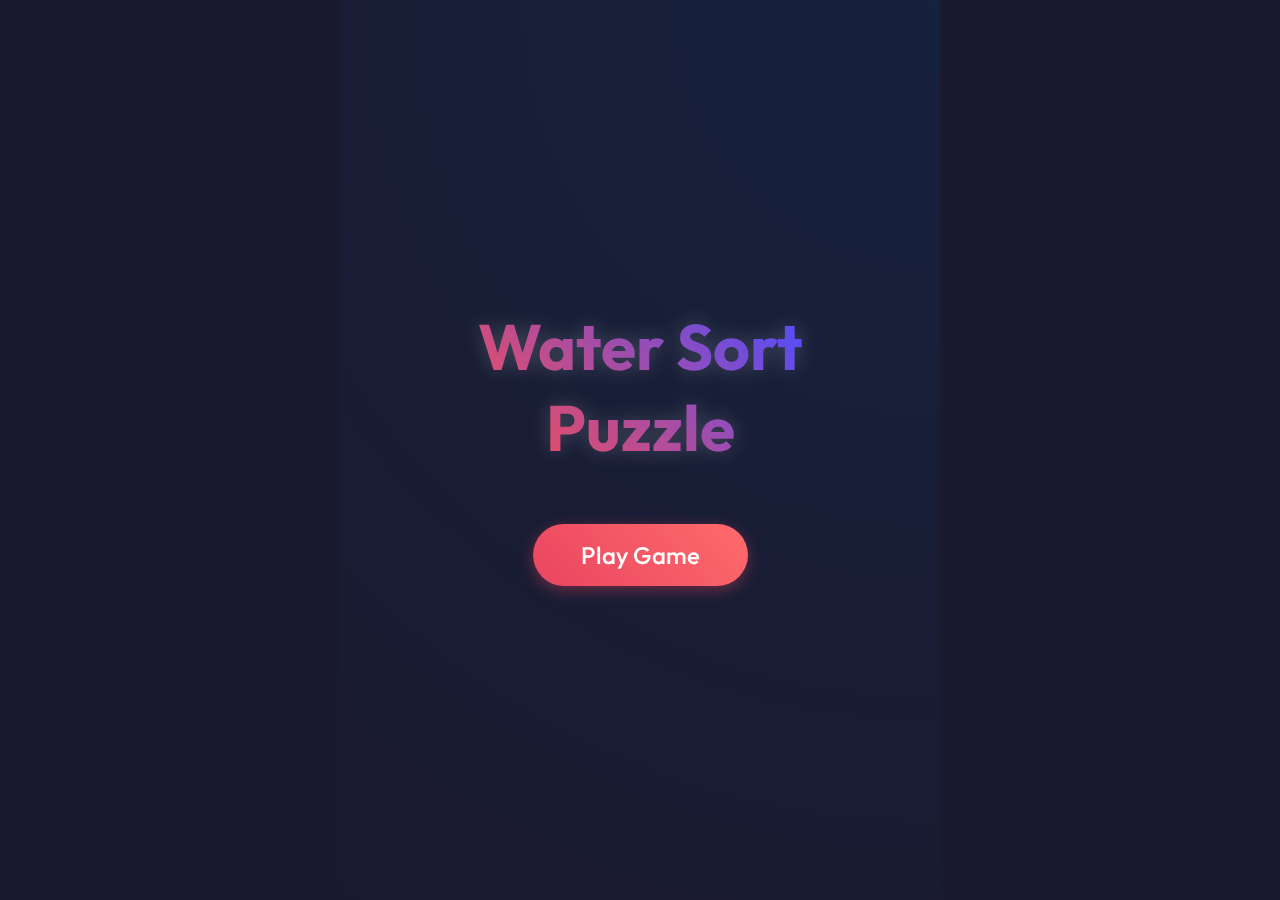
<file: index.html>
<!DOCTYPE html>
<html lang="en">
<head>
    <meta charset="UTF-8">
    <meta name="viewport" content="width=device-width, initial-scale=1.0, maximum-scale=1.0, user-scalable=no">
    <title>Color Water Sort</title>
    <link rel="manifest" href="manifest.json">
    <link rel="stylesheet" href="style.css">
    <link href="https://fonts.googleapis.com/css2?family=Outfit:wght@300;500;700&display=swap" rel="stylesheet">
</head>
<body>
    <div id="app">
        <!-- Main Menu -->
        <section id="main-menu" class="screen active">
            <h1 class="title">Water Sort<br>Puzzle</h1>
            <button id="btn-play" class="btn-primary">Play Game</button>
        </section>

        <!-- Level Selection -->
        <section id="level-select" class="screen hidden">
            <div class="header">
                <button id="btn-back-menu" class="btn-icon">←</button>
                <h2>Select Level</h2>
            </div>
            <div id="levels-grid" class="grid-container">
                <!-- Levels generated by JS -->
            </div>
        </section>

        <!-- Game Board -->
        <section id="game-board" class="screen hidden">
            <div class="header">
                <button id="btn-back-levels" class="btn-icon">←</button>
                <h2 id="level-indicator">Level 1</h2>
                <button id="btn-reset" class="btn-icon">↻</button>
            </div>
            <div id="tubes-container" class="tubes-container">
                <!-- Tubes generated by JS -->
            </div>
        </section>

        <!-- Win Modal -->
        <div id="win-modal" class="modal hidden">
            <div class="modal-content glass">
                <h2>Level Complete!</h2>
                <p>Great job!</p>
                <div class="modal-actions">
                    <button id="btn-next-level" class="btn-primary">Next Level</button>
                    <button id="btn-menu-win" class="btn-secondary">Menu</button>
                </div>
            </div>
        </div>
    </div>
    <script src="script.js"></script>
</body>
</html>
</file>
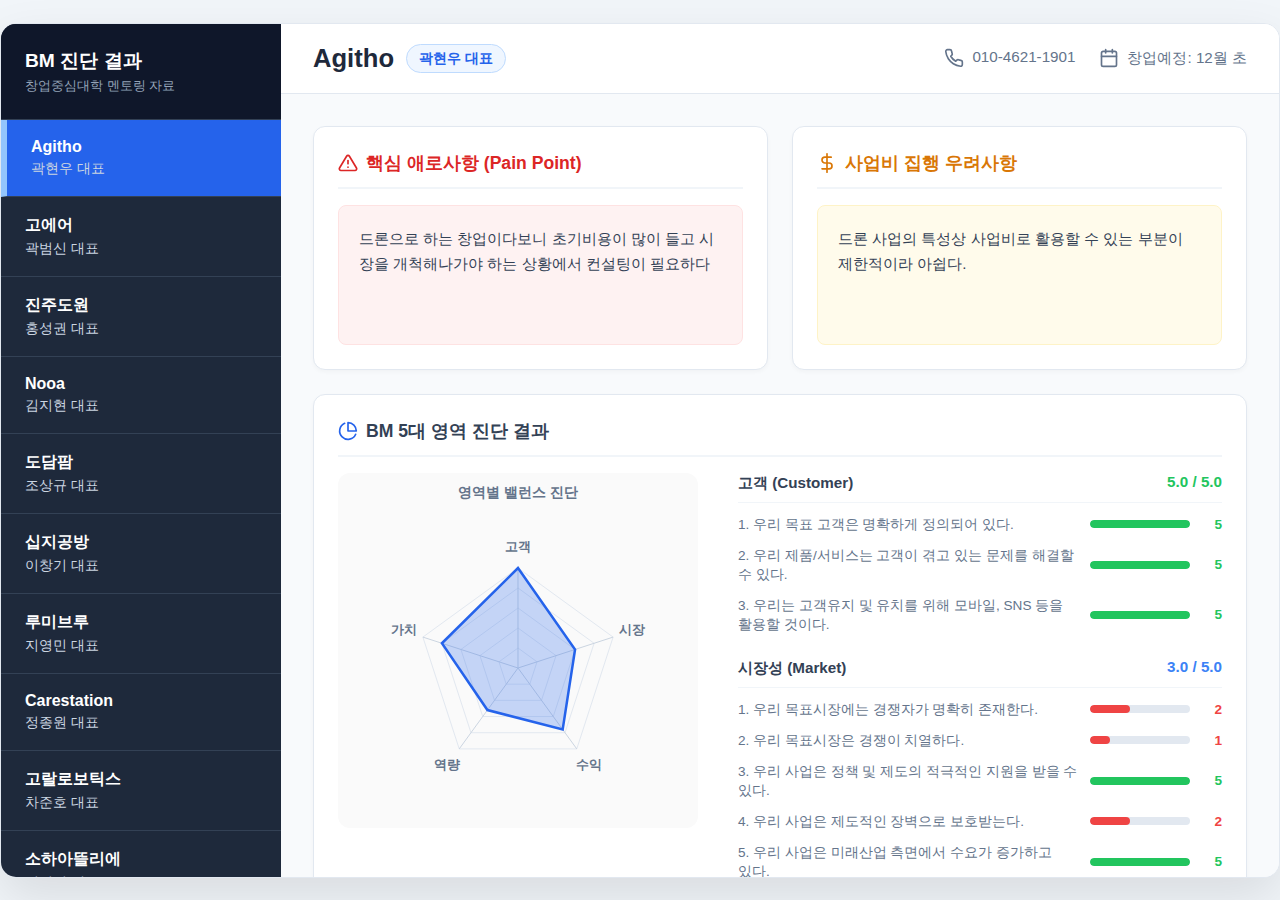
<file: bmtest/index.html>
<!DOCTYPE html>
<html lang="ko">
<head>
    <meta charset="UTF-8">
    <meta name="viewport" content="width=device-width, initial-scale=1.0">
    <title>BM 진단 대시보드 (질문상세)</title>
    <style>
        /* --- 스타일 (기존 유지 + 텍스트 줄바꿈 수정) --- */
        :root { --primary: #2563eb; --bg: #f1f5f9; --text: #334155; }
        * { box-sizing: border-box; margin: 0; padding: 0; }
        body { 
            font-family: "Pretendard", -apple-system, BlinkMacSystemFont, "Malgun Gothic", sans-serif;
            background-color: var(--bg); color: var(--text); 
            height: 100vh; display: flex; justify-content: center; align-items: center; overflow: hidden;
        }
        .dashboard {
            width: 100%; max-width: 1400px; height: 95vh; background: #fff;
            border-radius: 16px; box-shadow: 0 20px 50px rgba(0,0,0,0.1);
            display: flex; overflow: hidden; border: 1px solid #e2e8f0;
        }
        /* 사이드바 */
        .sidebar { width: 280px; background: #1e293b; color: #fff; display: flex; flex-direction: column; }
        .sidebar-header { padding: 24px; background: #0f172a; border-bottom: 1px solid #334155; }
        .sidebar-header h1 { font-size: 1.2rem; font-weight: 700; margin-bottom: 4px; }
        .sidebar-header p { font-size: 0.8rem; color: #94a3b8; }
        .company-list { flex: 1; overflow-y: auto; list-style: none; }
        .company-item { padding: 18px 24px; cursor: pointer; border-bottom: 1px solid #334155; transition: 0.2s; }
        .company-item:hover { background: #334155; }
        .company-item.active { background: var(--primary); border-left: 6px solid #93c5fd; }
        .c-name { display: block; font-weight: 600; font-size: 1rem; margin-bottom: 4px; }
        .c-ceo { display: block; font-size: 0.85rem; color: #cbd5e1; }
        
        /* 메인 */
        .main { flex: 1; display: flex; flex-direction: column; background: #f8fafc; overflow: hidden; }
        .header { background: #fff; padding: 20px 32px; border-bottom: 1px solid #e2e8f0; display: flex; justify-content: space-between; align-items: center; }
        .header h2 { font-size: 1.6rem; font-weight: 800; color: #1e293b; display: flex; align-items: center; gap: 12px; }
        .badge { font-size: 0.9rem; padding: 4px 12px; border-radius: 20px; background: #eff6ff; color: var(--primary); border: 1px solid #bfdbfe; }
        .header-info { display: flex; gap: 24px; font-size: 0.95rem; color: #64748b; font-weight: 500; }
        
        .content-body { flex: 1; overflow-y: auto; padding: 32px; }
        .card { background: #fff; border-radius: 12px; padding: 24px; box-shadow: 0 2px 4px rgba(0,0,0,0.03); border: 1px solid #e2e8f0; margin-bottom: 24px; }
        .card-header { font-size: 1.1rem; font-weight: 700; margin-bottom: 16px; display: flex; align-items: center; gap: 8px; padding-bottom: 12px; border-bottom: 2px solid #f1f5f9; }
        
        .qualitative-grid { display: grid; grid-template-columns: 1fr 1fr; gap: 24px; margin-bottom: 24px; }
        .text-content { background: #f8fafc; padding: 20px; border-radius: 8px; font-size: 0.95rem; line-height: 1.65; color: #475569; white-space: pre-line; min-height: 140px; }
        .border-red { border: 1px solid #fee2e2; background: #fef2f2; color: #334155; }
        .border-amber { border: 1px solid #fef3c7; background: #fffbeb; color: #334155; }
        .text-red { color: #dc2626; } .text-amber { color: #d97706; }
        
        .chart-container { display: flex; gap: 40px; align-items: flex-start; }
        .radar-wrapper { width: 360px; flex-shrink: 0; display: flex; flex-direction: column; align-items: center; padding: 10px; background: #fafafa; border-radius: 12px; }
        .bar-list-wrapper { flex: 1; }
        
        /* 차트 스타일 */
        .radar-web { stroke: #e2e8f0; stroke-width: 1; fill: none; }
        .radar-axis { stroke: #cbd5e1; stroke-width: 1; }
        .radar-area { fill: rgba(37, 99, 235, 0.25); stroke: #2563eb; stroke-width: 2.5; }
        .radar-label { font-size: 13px; fill: #64748b; font-weight: 600; text-anchor: middle; dominant-baseline: middle; }
        
        .bar-category { margin-bottom: 24px; }
        .bar-cat-header { display: flex; justify-content: space-between; margin-bottom: 12px; font-size: 0.95rem; font-weight: 700; color: #334155; border-bottom: 1px solid #f1f5f9; padding-bottom: 8px;}
        
        /* 질문 텍스트 스타일 수정 (줄바꿈 허용) */
        .bar-row { display: flex; align-items: center; margin-bottom: 12px; font-size: 0.85rem; }
        .q-text { 
            flex: 1; 
            color: #64748b; 
            padding-right: 12px; 
            white-space: normal; /* 줄바꿈 허용 */
            word-break: keep-all; /* 단어 단위 줄바꿈 */
            line-height: 1.4;
        }
        .bar-bg { width: 100px; height: 8px; background: #e2e8f0; border-radius: 4px; overflow: hidden; flex-shrink: 0; }
        .bar-fill { height: 100%; border-radius: 4px; transition: width 0.3s; }
        .q-score { width: 24px; text-align: right; font-weight: 700; margin-left: 8px; flex-shrink: 0; }
        
        /* 아이콘 */
        .icon { width: 20px; height: 20px; fill: none; stroke: currentColor; stroke-width: 2; stroke-linecap: round; stroke-linejoin: round; }
    </style>
</head>
<body>

<div class="dashboard">
    <aside class="sidebar">
        <div class="sidebar-header">
            <h1>BM 진단 결과</h1>
            <p>창업중심대학 멘토링 자료</p>
        </div>
        <!-- 목록이 자바스크립트로 채워집니다 -->
        <ul class="company-list" id="companyList">
        </ul>
    </aside>

    <main class="main">
        <header class="header">
            <div class="header-left">
                <h2 id="uiName">데이터 로딩중...</h2>
            </div>
            <div class="header-info">
                <div style="display:flex; gap:8px;">
                    <svg class="icon" viewBox="0 0 24 24"><path d="M22 16.92v3a2 2 0 0 1-2.18 2 19.79 19.79 0 0 1-8.63-3.07 19.5 19.5 0 0 1-6-6 19.79 19.79 0 0 1-3.07-8.67A2 2 0 0 1 4.11 2h3a2 2 0 0 1 2 1.72 12.84 12.84 0 0 0 .7 2.81 2 2 0 0 1-.45 2.11L8.09 9.91a16 16 0 0 0 6 6l1.27-1.27a2 2 0 0 1 2.11-.45 12.84 12.84 0 0 0 2.81.7A2 2 0 0 1 22 16.92z"></path></svg>
                    <span id="uiPhone"></span>
                </div>
                <div style="display:flex; gap:8px;">
                    <svg class="icon" viewBox="0 0 24 24"><rect x="3" y="4" width="18" height="18" rx="2" ry="2"></rect><line x1="16" y1="2" x2="16" y2="6"></line><line x1="8" y1="2" x2="8" y2="6"></line><line x1="3" y1="10" x2="21" y2="10"></line></svg>
                    <span id="uiDate"></span>
                </div>
            </div>
        </header>

        <div class="content-body">
            <div class="qualitative-grid">
                <div class="card" style="margin-bottom: 0;">
                    <div class="card-header text-red">
                        <svg class="icon" viewBox="0 0 24 24" style="color:#dc2626"><path d="M10.29 3.86L1.82 18a2 2 0 0 0 1.71 3h16.94a2 2 0 0 0 1.71-3L13.71 3.86a2 2 0 0 0-3.42 0z"></path><line x1="12" y1="9" x2="12" y2="13"></line><line x1="12" y1="17" x2="12.01" y2="17"></line></svg>
                        핵심 애로사항 (Pain Point)
                    </div>
                    <div class="text-content border-red" id="uiIssues"></div>
                </div>
                <div class="card" style="margin-bottom: 0;">
                    <div class="card-header text-amber">
                        <svg class="icon" viewBox="0 0 24 24" style="color:#d97706"><line x1="12" y1="1" x2="12" y2="23"></line><path d="M17 5H9.5a3.5 3.5 0 0 0 0 7h5a3.5 3.5 0 0 1 0 7H6"></path></svg>
                        사업비 집행 우려사항
                    </div>
                    <div class="text-content border-amber" id="uiSpending"></div>
                </div>
            </div>

            <div class="card">
                <div class="card-header" style="color: #334155;">
                    <svg class="icon" viewBox="0 0 24 24" style="color: var(--primary);"><path d="M21.21 15.89A10 10 0 1 1 8 2.83"></path><path d="M22 12A10 10 0 0 0 12 2v10z"></path></svg>
                    BM 5대 영역 진단 결과
                </div>
                
                <div class="chart-container">
                    <div class="radar-wrapper">
                        <h4 style="margin-bottom: 16px; font-size: 0.9rem; color: #64748b;">영역별 밸런스 진단</h4>
                        <svg width="300" height="300" viewBox="0 0 300 300" id="radarSvg">
                        </svg>
                    </div>
                    <div class="bar-list-wrapper" id="barContainer">
                    </div>
                </div>
            </div>
        </div>
    </main>
</div>

<script>
(function() {
    // --- 실데이터 베이스 (관리자님 제공) ---
    const DB = [
        {
            id: 1, name: "Agitho", ceo: "곽현우", phone: "010-4621-1901", date: "12월 초",
            issues: "드론으로 하는 창업이다보니 초기비용이 많이 들고 시장을 개척해나가야 하는 상황에서 컨설팅이 필요하다",
            spending: "드론 사업의 특성상 사업비로 활용할 수 있는 부분이 제한적이라 아쉽다.",
            scores: { c: [5,5,5], m: [2,1,5,2,5], p: [3,1,5,5,5], k: [3,2,2,2,4], v: [5,5,3,3] }
        },
        {
            id: 2, name: "고에어", ceo: "곽범신", phone: "010-9902-0315", date: "12월 초",
            issues: "MVP 테스트를 위한 정부, 공공기관 등 협업이 필요합니다.",
            spending: "특이사항 없습니다.",
            scores: { c: [4,4,4], m: [4,3,4,2,5], p: [3,4,3,4,3], k: [4,3,4,3,4], v: [4,3,4,3] }
        },
        {
            id: 3, name: "진주도원", ceo: "홍성권", phone: "010-9491-0746", date: "출원 완료",
            issues: "판로 개척",
            spending: "일정이 너무 빠듯할 것 같다. 생산이 그때까지 완료될지 모르곘다",
            scores: { c: [4,4,4], m: [4,3,4,4,4], p: [4,4,4,4,4], k: [4,4,4,4,4], v: [4,4,4,4] }
        },
        {
            id: 4, name: "Nooa", ceo: "김지현", phone: "010-9674-4999", date: "12월 말",
            issues: "창업 아이템 기술의 고도화 과정이 필요한데 기술 개발을 어디서 누구에게 맡기면 좋을지 정보가 필요합니다",
            spending: "아직은 없습니다",
            scores: { c: [3,4,5], m: [5,5,4,4,4], p: [3,5,4,4,4], k: [1,1,2,4,3], v: [3,4,4,4] }
        },
        {
            id: 5, name: "도담팜", ceo: "조상규", phone: "010-8758-6224", date: "12월 초",
            issues: "사업자를 낼 때 세부업종, 업태 분류가 많아 쉽게 접근하기 힘들다. 숫자 하나 차이로 간이사업자가 될수도, 일반 사업자가 되기도 한다.",
            spending: "돈을 사용하려면 구매처가 사업자를 가지고 있어야 한다는 것. 돈의 출처를 명확히 하기 위함은 이해하지만 창업 아이템 특성 상 농민에게 농산물을 구매해서 지역경제활성화를 도모한다는 계획이 포함되어 있는 입장으로서 농민이 사업자를 가진 곳이 흔치않아 불편함이 있습니다.",
            scores: { c: [4,3,3], m: [4,4,3,3,3], p: [3,4,4,3,3], k: [4,4,4,4,4], v: [4,4,4,4] }
        },
        {
            id: 6, name: "십지공방", ceo: "이창기", phone: "010-8665-8342", date: "12월 초",
            issues: "옥원석 을 구하는게 쉽지않습니다 ㅠ 그리고 kc 인증 관련 법적 자문도 구하고싶습니다",
            spending: "옥 구입처가 해외라 걱정입니다",
            scores: { c: [5,5,5], m: [1,1,4,3,3], p: [3,3,3,3,5], k: [3,1,1,3,3], v: [5,5,3,3] }
        },
        {
            id: 7, name: "루미브루", ceo: "지영민", phone: "010-5607-1915", date: "11월 말",
            issues: "1. 현재 겪고 있는 창업 단계에서의 핵심 문제 혹은 애로 사항\n\n현재 저는 초기 자본이 부족해 제품의 초기 생산분(초기 물량)을 확보하기 어려운 상황입니다. 이로 인해 정부지원사업을 통해 초기 비용을 지원받고 싶지만, 어디서부터 어떻게 준비해야 할지 막막함을 느끼고 있습니다.\n\n또한 제 아이템이 분명 매력적이고 가능성이 있다고 생각하지만, 실제 시장에서 소비자들에게 통할지, 그리고 다른 브랜드들과의 차별점을 고객들이 명확히 느낄 수 있을지에 대한 고민이 큽니다.\n시장 검증과 브랜드 포지셔닝 측면에서 확신이 부족한 것이 현재 가장 큰 애로 사항입니다.",
            spending: "2. OT를 듣고 난 후, 사업비 집행 시 예상되는 문제점\n\n사업비 집행 시 홍보·마케팅 전략에서의 어려움이 예상됩니다. 당초 인플루언서 협업이나 SNS 기반 홍보를 고려했지만, 해당 방식은 외주 용역으로 분류되지 않아 사업비로 집행하기 어렵다는 설명을 들으며 홍보 방향 설정이 다시 어려워졌습니다.\n\n또한 촬영용 휴대폰과 카메라를 사업비로 구매해 SNS 콘텐츠 중심의 마케팅을 적극적으로 진행하려는 계획이 있었으나, 이것 역시 집행이 쉽지 않다는 안내를 받아 현실적인 마케팅 실행 전략을 다시 세워야 하는 상황입니다.",
            scores: { c: [5,3,5], m: [2,3,3,3,3], p: [4,2,1,2,4], k: [2,2,1,4,3], v: [3,3,4,4] }
        },
        {
            id: 8, name: "Carestation", ceo: "정종원", phone: "010-3399-0842", date: "12월 말",
            issues: "직장을 다니면서 창업하기가 어렵다.\n지원사업이 교육이 대부분 평일에 잡혀있다.",
            spending: "시간이 많이 촉박하다.",
            scores: { c: [5,4,3], m: [3,2,5,4,3], p: [2,4,2,3,5], k: [4,4,4,4,4], v: [3,4,4,3] }
        },
        {
            id: 9, name: "고랄로보틱스", ceo: "차준호", phone: "010-5450-9828", date: "12월 말",
            issues: "지금 우리가 팀이 보유하고 있는 역량을 잘 활용해서 캐시 카우가 될 비즈니스 모델을 만들어줄 CEO가 필요 합니다.",
            spending: "매주 월요일에 물품 구매가 가능하다는 것이 힘듭니다..",
            scores: { c: [1,3,3], m: [3,5,3,3,5], p: [5,3,3,3,1], k: [3,1,1,1,3], v: [5,5,5,5] }
        },
        {
            id: 10, name: "소하아뜰리에", ceo: "임서진", phone: "010-9807-5090", date: "11월 5일",
            issues: "타겟시장 제안 방법 및 경쟁사 분석 방안",
            spending: "없음",
            scores: { c: [3,2,5], m: [3,3,2,2,3], p: [2,5,4,2,2], k: [3,2,2,4,3], v: [3,3,3,3] }
        }
    ];

    // --- 메타 데이터 (질문 전체 삽입) ---
    const META = {
        c: { 
            title: "고객 (Customer)", 
            q: [
                "1. 우리 목표 고객은 명확하게 정의되어 있다.",
                "2. 우리 제품/서비스는 고객이 겪고 있는 문제를 해결할 수 있다.",
                "3. 우리는 고객유지 및 유치를 위해 모바일, SNS 등을 활용할 것이다."
            ] 
        },
        m: { 
            title: "시장성 (Market)", 
            q: [
                "1. 우리 목표시장에는 경쟁자가 명확히 존재한다.",
                "2. 우리 목표시장은 경쟁이 치열하다.",
                "3. 우리 사업은 정책 및 제도의 적극적인 지원을 받을 수 있다.",
                "4. 우리 사업은 제도적인 장벽으로 보호받는다.",
                "5. 우리 사업은 미래산업 측면에서 수요가 증가하고 있다."
            ] 
        },
        p: { 
            title: "수익모델 (Profit)", 
            q: [
                "1. 우리 사업의 기술개발 비용은 우리가 감당할만한 수준으로 보인다.",
                "2. 우리 사업은 고객 유지 및 유치를 위해 많은 비용이 발생할 것으로 보인다.",
                "3. 우리 사업 방식은 시장상황에 따라 변동성이 높은 편이다.",
                "4. 우리 사업은 경쟁사에 비해 가격경쟁에서 우위에 있다.",
                "5. 우리 사업의 수익원은 향후 3년 이상 지속가능하다."
            ] 
        },
        k: { 
            title: "핵심역량 (Core)", 
            q: [
                "1. 우리 기술(제품)은 경쟁사가 모방하기 어렵다.",
                "2. 우리는 제품개발을 위해 충분한 연구시설이나 최신 장비를 보유하고 있다.",
                "3. (재무) 우리는 사업에 필요한 자금조달이 용이한 편이다.",
                "4. (마케팅) 우리는 시장 개척을 위한 경험과 능력을 보유하고 있다.",
                "5. 우리 대표는 내부와 외부의 인적 네트워킹이 탁월하다."
            ] 
        },
        v: { 
            title: "가치제안 (Value)", 
            q: [
                "1. 우리는 자사의 ‘가치 제안’을 명확히 이해하고 있다.",
                "2. 우리의 ‘가치 제안’은 경쟁사와 비교하여 차별화 요소가 있다.",
                "3. 우리 제품/서비스는 고객이 원하는 품질의 기능을 제공하고 있다.",
                "4. 우리는 다양한 디자인과 품목의 제품/서비스를 제공하고 있다."
            ] 
        }
    };

    // --- 함수 정의 (window에 부착하여 전역 접근 보장) ---
    window.initDashboard = function() {
        const list = document.getElementById('companyList');
        list.innerHTML = "";
        DB.forEach((comp, idx) => {
            const li = document.createElement('li');
            li.className = 'company-item' + (idx === 0 ? ' active' : '');
            li.setAttribute('data-id', comp.id);
            li.innerHTML = `
                <span class="c-name">${comp.name}</span>
                <span class="c-ceo">${comp.ceo} 대표</span>
            `;
            // 안전한 이벤트 리스너 방식 사용
            li.addEventListener('click', function() {
                window.loadCompany(comp.id, this);
            });
            list.appendChild(li);
        });

        // 초기 실행: 첫 번째 기업 데이터 로드
        window.loadCompany(DB[0].id, list.firstChild);
    };

    window.loadCompany = function(id, element) {
        // 사이드바 활성화 업데이트
        const listItems = document.querySelectorAll('.company-item');
        listItems.forEach(li => li.classList.remove('active'));
        if(element) element.classList.add('active');

        const data = DB.find(d => d.id === id);
        if (!data) return;

        // 텍스트 업데이트
        document.getElementById('uiName').innerHTML = `${data.name} <span class="badge" style="font-size:0.9rem; padding:4px 12px; border-radius:20px; background:#eff6ff; color:#2563eb; border:1px solid #bfdbfe;">${data.ceo} 대표</span>`;
        document.getElementById('uiPhone').innerText = data.phone;
        document.getElementById('uiDate').innerText = "창업예정: " + data.date;
        document.getElementById('uiIssues').innerText = data.issues;
        document.getElementById('uiSpending').innerText = data.spending;

        // 차트 그리기
        drawSvgRadar(data.scores);
        drawBars(data.scores);
    };

    function drawSvgRadar(scores) {
        const svg = document.getElementById('radarSvg');
        if(!svg) return;
        svg.innerHTML = ""; 

        const centerX = 150, centerY = 150, radius = 100;
        const keys = ['c', 'm', 'p', 'k', 'v'];
        const labels = ["고객", "시장", "수익", "역량", "가치"];
        
        // 배경망
        for (let r = 1; r <= 5; r++) {
            const points = [];
            for (let i = 0; i < 5; i++) {
                const angle = (Math.PI * 2 * i) / 5 - Math.PI / 2;
                const dist = (radius / 5) * r;
                points.push(`${centerX + Math.cos(angle) * dist},${centerY + Math.sin(angle) * dist}`);
            }
            const poly = document.createElementNS("http://www.w3.org/2000/svg", "polygon");
            poly.setAttribute("points", points.join(" "));
            poly.setAttribute("class", "radar-web");
            svg.appendChild(poly);
        }

        // 축과 라벨
        for (let i = 0; i < 5; i++) {
            const angle = (Math.PI * 2 * i) / 5 - Math.PI / 2;
            const x = centerX + Math.cos(angle) * radius;
            const y = centerY + Math.sin(angle) * radius;
            const line = document.createElementNS("http://www.w3.org/2000/svg", "line");
            line.setAttribute("x1", centerX); line.setAttribute("y1", centerY); line.setAttribute("x2", x); line.setAttribute("y2", y);
            line.setAttribute("class", "radar-axis");
            svg.appendChild(line);
            
            const lx = centerX + Math.cos(angle) * (radius + 20);
            const ly = centerY + Math.sin(angle) * (radius + 20);
            const text = document.createElementNS("http://www.w3.org/2000/svg", "text");
            text.setAttribute("x", lx); text.setAttribute("y", ly);
            text.setAttribute("class", "radar-label");
            text.textContent = labels[i];
            svg.appendChild(text);
        }

        // 데이터 그리기
        const dataPoints = [];
        keys.forEach((k, i) => {
            const arr = scores[k];
            const avg = arr.reduce((a,b)=>a+b,0) / arr.length;
            const angle = (Math.PI * 2 * i) / 5 - Math.PI / 2;
            const dist = (radius / 5) * avg;
            dataPoints.push(`${centerX + Math.cos(angle) * dist},${centerY + Math.sin(angle) * dist}`);
        });
        const polyData = document.createElementNS("http://www.w3.org/2000/svg", "polygon");
        polyData.setAttribute("points", dataPoints.join(" "));
        polyData.setAttribute("class", "radar-area");
        svg.appendChild(polyData);
    }

    function drawBars(scores) {
        const container = document.getElementById('barContainer');
        if(!container) return;
        container.innerHTML = "";
        
        const keys = ['c', 'm', 'p', 'k', 'v'];
        keys.forEach(k => {
            const meta = META[k];
            const arr = scores[k];
            const avg = (arr.reduce((a,b)=>a+b,0) / arr.length).toFixed(1);
            let color = avg >= 4 ? "#22c55e" : (avg <= 2.5 ? "#ef4444" : "#3b82f6");

            let html = `<div class="bar-category">
                <div class="bar-cat-header"><span>${meta.title}</span><span style="color:${color}">${avg} / 5.0</span></div>`;
            
            arr.forEach((score, idx) => {
                const pct = (score / 5) * 100;
                let barColor = score >= 4 ? "#22c55e" : (score <= 2 ? "#ef4444" : "#3b82f6");
                html += `<div class="bar-row"><span class="q-text">${meta.q[idx]}</span>
                    <div class="bar-bg"><div class="bar-fill" style="width:${pct}%; background-color:${barColor}"></div></div>
                    <span class="q-score" style="color:${barColor}">${score}</span></div>`;
            });
            html += `</div>`;
            container.innerHTML += html;
        });
    }

    // 실행
    window.initDashboard();

})();
</script>
</body>
</html>
</file>
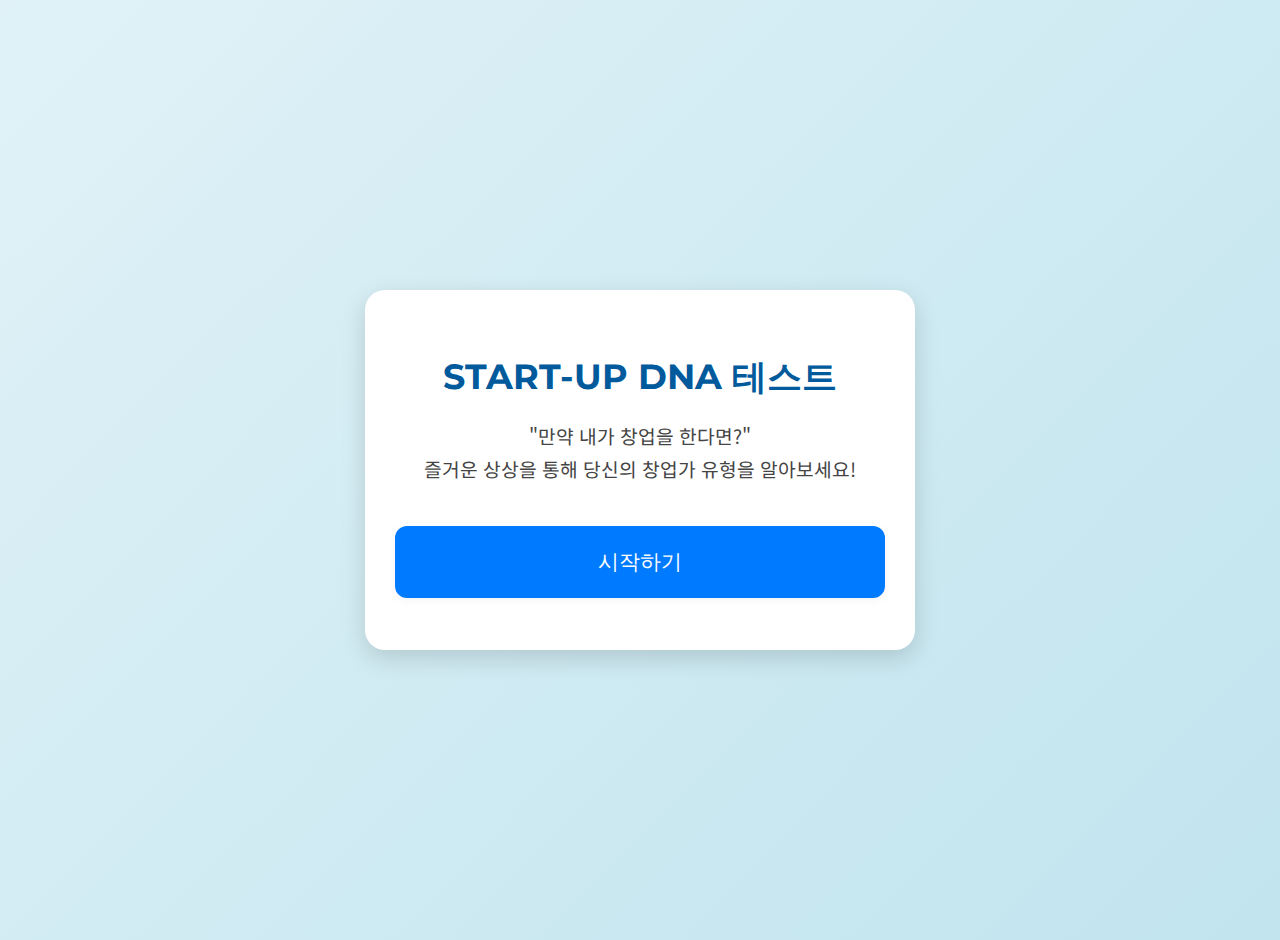
<file: dnatest/index.html>
<!DOCTYPE html>
<html lang="ko">
<head>
    <meta charset="UTF-8">
    <meta name="viewport" content="width=device-width, initial-scale=1.0">
    <title>START-UP DNA 테스트</title>
    <link rel="preconnect" href="https://fonts.googleapis.com">
    <link rel="preconnect" href="https://fonts.gstatic.com" crossorigin>
    <link href="https://fonts.googleapis.com/css2?family=Montserrat:wght@400;700&family=Noto+Sans+KR:wght@300;400;500;700&display=swap" rel="stylesheet">
    <style>
        /* 기본 스타일 */
        body {
            font-family: 'Noto Sans KR', 'Montserrat', sans-serif;
            background: linear-gradient(135deg, #e0f2f7 0%, #c1e4ee 100%);
            color: #333;
            margin: 0;
            padding: 20px;
            display: flex;
            justify-content: center;
            align-items: center;
            min-height: 100vh;
            text-align: center;
        }

        .container {
            background-color: white;
            padding: 40px 30px;
            border-radius: 20px;
            box-shadow: 0 8px 25px rgba(0,0,0,0.15);
            max-width: 550px;
            width: 100%;
            box-sizing: border-box;
            animation: fadeIn 0.8s ease-out;
        }

        /* 애니메이션 정의 */
        @keyframes fadeIn {
            from { opacity: 0; transform: translateY(20px); }
            to { opacity: 1; transform: translateY(0); }
        }
        @keyframes slideInUp {
            from { opacity: 0; transform: translateY(30px); }
            to { opacity: 1; transform: translateY(0); }
        }

        /* 헤더 스타일 */
        h1 {
            font-family: 'Montserrat', sans-serif;
            color: #005A9C;
            font-size: 2.2em;
            margin-bottom: 15px;
            font-weight: 700;
        }

        h2 {
            font-size: 1.6em;
            margin-bottom: 25px;
            font-weight: 500;
            color: #444;
            line-height: 1.4;
        }

        p {
            font-size: 1.1em;
            line-height: 1.7;
            margin-bottom: 40px;
            color: #555;
            font-weight: 300;
        }

        /* 버튼 스타일 */
        .button {
            display: block;
            width: 100%;
            padding: 18px 20px;
            margin: 12px 0;
            border: 2px solid #007BFF;
            border-radius: 12px;
            background-color: #ffffff;
            color: #007BFF;
            font-size: 1.15em;
            font-weight: 500;
            cursor: pointer;
            transition: all 0.3s ease;
            text-align: left;
            box-shadow: 0 2px 8px rgba(0,0,0,0.05);
        }
        
        .button:hover {
            background-color: #e0f2f7;
            color: #0056b3;
            border-color: #0056b3;
            transform: translateY(-2px);
        }

        .button.selected {
             background-color: #007BFF;
             color: white;
             border-color: #007BFF;
             box-shadow: 0 4px 10px rgba(0,123,255,0.4);
             transform: translateY(-1px);
        }
        
        .nav-button {
            display: block;
            width: 100%;
            padding: 18px 30px;
            background-color: #28a745;
            color: white;
            border: none;
            border-radius: 12px;
            font-size: 1.25em;
            font-weight: 700;
            margin-top: 30px;
            cursor: pointer;
            transition: background-color 0.3s ease, transform 0.3s ease;
            box-shadow: 0 4px 10px rgba(40,167,69,0.4);
        }

        .nav-button:hover {
            background-color: #218838;
            transform: translateY(-2px);
        }

        /* 숨김 처리 클래스 */
        .hidden {
            display: none;
        }

        /* 질문 컨테이너 */
        #question-container {
            text-align: left;
        }
        #question-title {
            animation: slideInUp 0.6s ease-out;
        }
        #answer-buttons .button {
            animation: slideInUp 0.4s ease-out forwards;
            opacity: 0;
        }
        #answer-buttons .button:nth-child(1) { animation-delay: 0.1s; }
        #answer-buttons .button:nth-child(2) { animation-delay: 0.2s; }
        #answer-buttons .button:nth-child(3) { animation-delay: 0.3s; }
        #answer-buttons .button:nth-child(4) { animation-delay: 0.4s; }

        /* 결과 화면 스타일 */
        .result-block {
            margin-bottom: 40px;
        }
        .result-block:last-child {
            margin-bottom: 0;
        }
        #result-header {
            font-size: 1.3em;
            margin-bottom: 30px;
            font-weight: 500;
            color: #444;
        }
        .result-image {
            width: 180px;
            height: 180px;
            border-radius: 50%;
            object-fit: cover;
            margin-bottom: 25px;
            border: 6px solid #005A9C;
            box-shadow: 0 4px 15px rgba(0,0,0,0.2);
        }
        .result-title {
            font-family: 'Montserrat', sans-serif;
            font-size: 2em;
            font-weight: 700;
            color: #005A9C;
            margin-bottom: 15px;
        }
        .result-description {
            font-size: 1.15em;
            line-height: 1.7;
            color: #444;
            font-weight: 400;
            margin-bottom: 0;
        }
        #start-screen p {
            font-size: 1.2em;
            font-weight: 400;
            color: #444;
        }
        #start-btn {
            font-size: 1.3em;
            padding: 20px;
            border-color: #007BFF;
            background-color: #007BFF;
            color: white;
        }
        #start-btn:hover {
            background-color: #0056b3;
            border-color: #0056b3;
            color: white;
        }
    </style>
</head>
<body>

    <div class="container">
        <div id="start-screen">
            <h1>START-UP DNA 테스트</h1>
            <p>"만약 내가 창업을 한다면?"<br>즐거운 상상을 통해 당신의 창업가 유형을 알아보세요!</p>
            <button class="button" id="start-btn" style="text-align: center;">시작하기</button>
        </div>

        <div id="question-container" class="hidden">
            <h2 id="question-title"></h2>
            <div id="answer-buttons"></div>
            <div id="nav-container"></div>
        </div>

        <div id="result-screen" class="hidden">
            </div>
    </div>

    <script>
        const startScreen = document.getElementById('start-screen');
        const questionContainer = document.getElementById('question-container');
        const resultScreen = document.getElementById('result-screen');
        const startBtn = document.getElementById('start-btn');
        const questionTitle = document.getElementById('question-title');
        const answerButtons = document.getElementById('answer-buttons');
        const navContainer = document.getElementById('nav-container');

        const questions = [
            { question: "Q1. 만약 당신이 창업을 한다면, 어떤 순간에 '바로 이거다!' 싶을까요?", answers: [ { text: "세상에 없던 새로운 기술이나 아이디어가 떠올랐을 때", type: "A" }, { text: "이미 있는 서비스지만, 더 효율적으로 만들 자신이 생겼을 때", type: "B" }, { text: "주변 사람들이 공통적으로 겪는 불편한 문제를 발견했을 때", type: "C" }, { text: "함께하면 무엇이든 해낼 수 있을 것 같은 동료들을 만났을 때", type: "D" }, ] },
            { question: "Q2. 당신이 만약 스타트업의 리더라면, 가장 자신 있는 능력은 무엇인가요?", answers: [ { text: "미래의 가능성을 남들보다 먼저 그려보는 통찰력", type: "A" }, { text: "목표를 정하면 반드시 결과물로 만들어내는 실행력", type: "B" }, { text: "고객의 숨은 니즈까지 파악해내는 깊은 공감 능력", type: "C" }, { text: "낯선 사람도 내 편으로 만드는 뛰어난 소통 능력", type: "D" }, ] },
            { question: "Q3. 만약 당신의 회사가 위기에 빠졌다면, 어떻게 해결해 나갈까요?", answers: [ { text: "기존의 방식을 뒤엎는 혁신적인 아이디어로 위기를 돌파한다.", type: "A" }, { text: "데이터를 기반으로 문제의 원인을 분석하고 시스템을 개선한다.", type: "B" }, { text: "고객의 목소리에 집중하며 해결의 실마리를 찾는다.", type: "C" }, { text: "신뢰하는 파트너나 외부 전문가의 도움을 적극적으로 구한다.", type: "D" }, ] },
            { question: "Q4. 만약 당신이 팀을 꾸린다면, 어떤 동료를 가장 먼저 영입하고 싶나요?", answers: [ { text: "누구도 따라올 수 없는 독보적인 기술을 가진 전문가", type: "A" }, { text: "묵묵히 자기 몫을 해내며 팀의 중심을 잡아주는 안정적인 동료", type: "B" }, { text: "우리 회사의 비전에 진심으로 공감하고 열정을 가진 사람", type: "C" }, { text: "함께 있는 것만으로도 힘이 되는 긍정적인 에너지를 가진 사람", type: "D" }, ] },
            { question: "Q5. 만약 당신의 창업이 성공한다면, 어떤 모습일 때 가장 뿌듯할까요?", answers: [ { text: "나의 아이디어가 세상의 당연한 표준이 되었을 때", type: "A" }, { text: "우리 회사가 오랫동안 사랑받는 탄탄한 기업으로 성장했을 때", type: "B" }, { text: "수많은 사람들이 \"이 서비스 덕분에 삶이 편해졌어요!\"라고 말해줄 때", type: "C" }, { text: "함께 고생한 동료들과 다 같이 성공의 기쁨을 나눌 때", type: "D" }, ] },
        ];
        
        const results = {
            A: { title: "🚀 비전 혁신가 (故 이병철)", description: "이병철 창업주처럼, 당신은 남들이 보지 못하는 미래를 현실로 만들 힘이 있습니다.", image: "lee_byung_chul.jpg" },
            B: { title: "📈 성장 실행가 (故 조홍제)", description: "조홍제 창업주처럼, 당신은 탄탄한 기술력과 치밀한 실행력으로 지속가능한 성공을 이룰 수 있습니다.", image: "cho_hong_jai.jpg" },
            C: { title: "🎯 문제 해결사 (故 구인회)", description: "구인회 창업주처럼, 당신은 일상의 불편함 속에서 세상을 놀라게 할 사업 기회를 발견할 수 있습니다.", image: "koo_in_hwoi.jpg" },
            D: { title: "🤝 관계 연결가 (故 허만정)", description: "허만정 창업주처럼, 당신은 사람에 대한 신뢰를 바탕으로 함께 더 큰 성공을 만들어내는 리더십을 가졌습니다.", image: "huh_man_jung.jpg" }
        };

        let currentQuestionIndex = 0;
        let scores = { A: 0, B: 0, C: 0, D: 0 };
        let selectedButton = null;

        startBtn.addEventListener('click', startQuiz);

        function startQuiz() {
            startScreen.classList.add('hidden');
            questionContainer.classList.remove('hidden');
            showQuestion();
        }

        function showQuestion() {
            resetState();
            const currentQuestion = questions[currentQuestionIndex];
            questionTitle.innerText = currentQuestion.question;
            const shuffledAnswers = currentQuestion.answers.sort(() => Math.random() - 0.5);

            shuffledAnswers.forEach(answer => {
                const button = document.createElement('button');
                button.innerText = answer.text;
                button.classList.add('button');
                button.dataset.type = answer.type;
                button.addEventListener('click', selectAnswer);
                answerButtons.appendChild(button);
            });
        }

        function resetState() {
            selectedButton = null;
            while (answerButtons.firstChild) {
                answerButtons.removeChild(answerButtons.firstChild);
            }
            while (navContainer.firstChild) {
                navContainer.removeChild(navContainer.firstChild);
            }
        }
        
        function selectAnswer(e) {
            const clickedButton = e.target;

            if (selectedButton === clickedButton) {
                selectedButton.classList.remove('selected');
                selectedButton = null;
                const nextButton = document.getElementById('next-btn');
                if (nextButton) nextButton.remove();
            } else {
                if (selectedButton) {
                    selectedButton.classList.remove('selected');
                }
                selectedButton = clickedButton;
                selectedButton.classList.add('selected');
                
                if (!document.getElementById('next-btn')) {
                    const nextButton = document.createElement('button');
                    nextButton.innerText = (currentQuestionIndex === questions.length - 1) ? '결과보기' : '다음으로';
                    nextButton.classList.add('button', 'nav-button');
                    nextButton.id = 'next-btn';
                    nextButton.addEventListener('click', goToNext);
                    navContainer.appendChild(nextButton);
                }
            }
        }

        function goToNext() {
            if (!selectedButton) return;

            const type = selectedButton.dataset.type;
            scores[type]++;
            currentQuestionIndex++;

            if (currentQuestionIndex < questions.length) {
                showQuestion();
            } else {
                showResult();
            }
        }

        function showResult() {
            questionContainer.classList.add('hidden');
            resultScreen.classList.remove('hidden');
            resultScreen.innerHTML = ''; // 이전 결과 비우기

            let maxScore = 0;
            for(const type in scores) {
                if(scores[type] > maxScore) {
                    maxScore = scores[type];
                }
            }

            let maxScoreTypes = [];
            for(const type in scores) {
                if(scores[type] === maxScore) {
                    maxScoreTypes.push(type);
                }
            }

            // 동점일 경우 안내 헤더 추가
            if (maxScoreTypes.length > 1) {
                const header = document.createElement('h2');
                header.id = 'result-header';
                header.innerText = `당신은 ${maxScoreTypes.length}가지 유형의 가능성을 함께 가지고 있습니다!`;
                resultScreen.appendChild(header);
            }

            // 결과 유형들을 화면에 표시
            maxScoreTypes.forEach(type => {
                const resultData = results[type];
                
                const resultBlock = document.createElement('div');
                resultBlock.classList.add('result-block');

                const img = document.createElement('img');
                img.classList.add('result-image');
                img.src = resultData.image;
                img.alt = resultData.title;

                const title = document.createElement('h2');
                title.classList.add('result-title');
                title.innerHTML = resultData.title;

                const description = document.createElement('p');
                description.classList.add('result-description');
                description.innerText = resultData.description;

                resultBlock.appendChild(img);
                resultBlock.appendChild(title);
                resultBlock.appendChild(description);
                resultScreen.appendChild(resultBlock);
            });
        }
    </script>
</body>
</html>
</file>
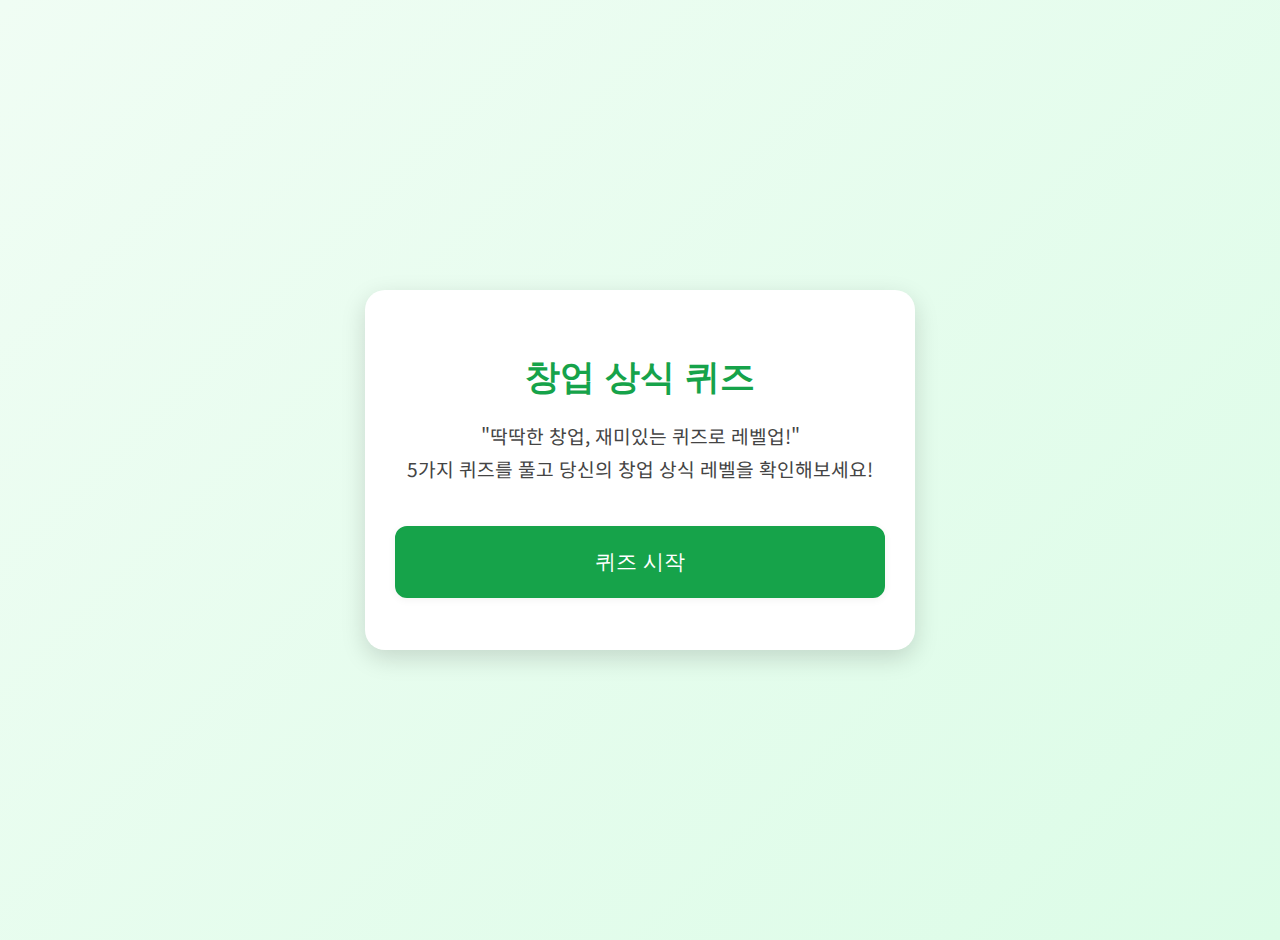
<file: startupquiz/index.html>
<!DOCTYPE html>
<html lang="ko">
<head>
    <meta charset="UTF-8">
    <meta name="viewport" content="width=device-width, initial-scale=1.0">
    <title>창업 상식 퀴즈</title>
    <link rel="preconnect" href="https://fonts.googleapis.com">
    <link rel="preconnect" href="https://fonts.gstatic.com" crossorigin>
    <link href="https://fonts.googleapis.com/css2?family=Montserrat:wght@400;700&family=Noto+Sans+KR:wght@300;400;500;700&display=swap" rel="stylesheet">
    <style>
        /* 기본 스타일 */
        body {
            font-family: 'Noto Sans KR', 'Montserrat', sans-serif;
            background: linear-gradient(135deg, #f0fdf4 0%, #dcfce7 100%);
            color: #333;
            margin: 0;
            padding: 20px;
            display: flex;
            justify-content: center;
            align-items: center;
            min-height: 100vh;
            text-align: center;
        }

        .container {
            background-color: white;
            padding: 40px 30px;
            border-radius: 20px;
            box-shadow: 0 8px 25px rgba(0,0,0,0.15);
            max-width: 550px;
            width: 100%;
            box-sizing: border-box;
            animation: fadeIn 0.8s ease-out;
            position: relative;
        }

        /* 애니메이션 정의 */
        @keyframes fadeIn {
            from { opacity: 0; transform: translateY(20px); }
            to { opacity: 1; transform: translateY(0); }
        }
        @keyframes slideInUp {
            from { opacity: 0; transform: translateY(30px); }
            to { opacity: 1; transform: translateY(0); }
        }
        @keyframes spin {
            0% { transform: rotate(0deg); }
            100% { transform: rotate(360deg); }
        }

        /* 헤더 스타일 */
        h1 {
            font-family: 'Montserrat', sans-serif;
            color: #16a34a;
            font-size: 2.2em;
            margin-bottom: 15px;
            font-weight: 700;
        }

        h2 {
            font-size: 1.6em;
            margin-bottom: 25px;
            font-weight: 500;
            color: #444;
            line-height: 1.4;
        }

        p {
            font-size: 1.1em;
            line-height: 1.7;
            margin-bottom: 40px;
            color: #555;
            font-weight: 300;
        }

        /* 버튼 스타일 */
        .button {
            display: block;
            width: 100%;
            padding: 18px 20px;
            margin: 12px 0;
            border: 2px solid #22c55e;
            border-radius: 12px;
            background-color: #ffffff;
            color: #22c55e;
            font-size: 1.15em;
            font-weight: 500;
            cursor: pointer;
            transition: all 0.3s ease;
            text-align: left;
            box-shadow: 0 2px 8px rgba(0,0,0,0.05);
            position: relative;
            overflow: hidden;
        }
        
        .button:hover {
            background-color: #dcfce7;
            color: #16a34a;
            border-color: #16a34a;
            transform: translateY(-2px);
        }

        .button.selected {
             background-color: #22c55e;
             color: white;
             border-color: #22c55e;
             box-shadow: 0 4px 10px rgba(34,197,94,0.4);
             transform: translateY(-1px);
        }
        
        .nav-button {
            display: block;
            width: 100%;
            padding: 18px 30px;
            background-color: #16a34a;
            color: white;
            border: none;
            border-radius: 12px;
            font-size: 1.25em;
            font-weight: 700;
            margin-top: 15px;
            cursor: pointer;
            transition: background-color 0.3s ease, transform 0.3s ease;
            box-shadow: 0 4px 10px rgba(22,163,74,0.4);
        }

        .nav-button:hover {
            background-color: #15803d;
            transform: translateY(-2px);
        }

        .feedback-box {
            margin-top: 30px;
            display: block;
            width: 100%;
            padding: 15px 20px;
            border-radius: 12px;
            font-size: 1.1em;
            font-weight: 500;
            text-align: center;
            box-sizing: border-box;
            line-height: 1.6;
        }
        .feedback-box.correct {
            background-color: #d4edda;
            color: #155724;
            border: 2px solid #c3e6cb;
        }
        .feedback-box.wrong {
            background-color: #f8d7da;
            color: #721c24;
            border: 2px solid #f5c6cb;
        }

        /* 숨김 처리 클래스 */
        .hidden {
            display: none !important;
        }

        /* 질문 컨테이너 */
        #question-container {
            text-align: left;
        }
        #question-title {
            animation: slideInUp 0.6s ease-out;
        }
        #answer-buttons .button {
            animation: slideInUp 0.4s ease-out forwards;
            opacity: 0;
        }
        #answer-buttons .button:nth-child(1) { animation-delay: 0.1s; }
        #answer-buttons .button:nth-child(2) { animation-delay: 0.2s; }
        #answer-buttons .button:nth-child(3) { animation-delay: 0.3s; }
        #answer-buttons .button:nth-child(4) { animation-delay: 0.4s; }

        /* 결과 화면 스타일 */
        .result-screen-title {
            font-family: 'Montserrat', sans-serif;
            font-size: 2em;
            font-weight: 700;
            color: #16a34a;
            margin-bottom: 15px;
        }
        .score-display {
            font-size: 1.5em;
            font-weight: 700;
            color: #0d9488;
            margin-bottom: 30px;
        }
        .quiz-summary-item {
            margin-bottom: 25px;
            text-align: left;
            padding: 15px;
            background-color: #f8fafc;
            border-left: 5px solid #a7f3d0;
            border-radius: 8px;
        }
        .quiz-summary-item h3 {
            font-size: 1.3em;
            font-weight: 700;
            color: #065f46;
            margin-bottom: 8px;
        }
        .quiz-summary-item p {
            font-size: 1em;
            color: #333;
            line-height: 1.5;
            margin-bottom: 5px;
        }
        .quiz-summary-item .correct-answer {
            font-weight: 700;
            color: #16a34a;
        }
        .quiz-summary-item .explanation {
            font-style: italic;
            color: #555;
            margin-top: 10px;
            border-top: 1px dashed #e2e8f0;
            padding-top: 10px;
        }
        
        /* 축하 메시지 스타일 */
        .success-message {
            padding: 20px;
            margin-bottom: 30px;
            background-color: #fef9c3; /* 노란색 배경 */
            border: 2px solid #facc15; /* 진한 노란색 테두리 */
            border-radius: 12px;
            animation: fadeIn 0.5s ease-out;
        }
        .success-message .trophy-icon {
            width: 60px;
            height: 60px;
            color: #f59e0b; /* 금색 */
            margin-bottom: 10px;
        }
        .success-message h2 {
            color: #ca8a04;
            font-size: 1.5em;
            margin-bottom: 10px;
        }
        .success-message p {
            font-size: 1.1em;
            color: #a16207;
            margin-bottom: 0;
        }
        
        /* 재시도 메시지 스타일 */
        .failure-message {
            padding: 20px;
            margin-bottom: 30px;
            background-color: #f1f5f9; /* 회색 배경 */
            border: 2px solid #cbd5e1; /* 진한 회색 테두리 */
            border-radius: 12px;
            animation: fadeIn 0.5s ease-out;
        }
        .failure-message p {
            font-size: 1.15em;
            font-weight: 500;
            color: #475569;
            margin-bottom: 0;
            line-height: 1.6;
        }

        #start-screen p {
            font-size: 1.2em;
            font-weight: 400;
            color: #444;
        }
        #start-btn {
            font-size: 1.3em;
            padding: 20px;
            border-color: #16a34a;
            background-color: #16a34a;
            color: white !important;
        }
        #start-btn:hover {
            background-color: #15803d;
            border-color: #15803d;
        }
        #restart-btn {
            background-color: #0ea5e9;
            box-shadow: 0 4px 10px rgba(14,165,233,0.4);
        }
        #restart-btn:hover {
            background-color: #0284c7;
        }

        /* 로딩 스피너 */
        .spinner {
            border: 4px solid rgba(0, 0, 0, 0.1);
            width: 36px;
            height: 36px;
            border-radius: 50%;
            border-left-color: #16a34a;
            animation: spin 1s ease infinite;
        }
        .overlay {
            position: fixed;
            top: 0;
            left: 0;
            width: 100%;
            height: 100%;
            background: rgba(255, 255, 255, 0.8);
            z-index: 1000;
            display: flex;
            justify-content: center;
            align-items: center;
        }
    </style>
</head>
<body>

    <div class="container">
        <div id="start-screen">
            <h1>창업 상식 퀴즈</h1>
            <p>"딱딱한 창업, 재미있는 퀴즈로 레벨업!"<br>5가지 퀴즈를 풀고 당신의 창업 상식 레벨을 확인해보세요!</p>
            <button class="button" id="start-btn" style="text-align: center;">퀴즈 시작</button>
        </div>

        <div id="question-container" class="hidden">
            <h2 id="question-title"></h2>
            <div id="answer-buttons"></div>
            <div id="nav-container"></div>
        </div>

        <div id="result-screen" class="hidden">
            <h1 class="result-screen-title">퀴즈 결과</h1>
            <p class="score-display">총 <span id="final-score">0</span> / 5 문제 정답!</p>
            <div id="quiz-summary"></div>
            <button class="button nav-button" id="restart-btn" style="text-align: center; margin-top: 40px;">다시 시작하기</button>
        </div>
    </div>
    
    <div id="loading-overlay" class="overlay hidden"> 
        <div class="spinner"></div>
    </div>

    <script>
        const startScreen = document.getElementById('start-screen');
        const questionContainer = document.getElementById('question-container');
        const resultScreen = document.getElementById('result-screen');
        const startBtn = document.getElementById('start-btn');
        const questionTitle = document.getElementById('question-title');
        const answerButtons = document.getElementById('answer-buttons');
        const navContainer = document.getElementById('nav-container');
        const finalScoreDisplay = document.getElementById('final-score');
        const quizSummary = document.getElementById('quiz-summary');
        const restartBtn = document.getElementById('restart-btn');
        const loadingOverlay = document.getElementById('loading-overlay');

        const questions = [
            { question: "기업 가치가 1조 원 이상인 비상장 스타트업을 신화 속 동물에 빗대어 부르는 용어는 무엇일까요?", answers: [ { text: "데카콘 (Decacorn)", isCorrect: false }, { text: "유니콘 (Unicorn)", isCorrect: true }, { text: "엔젤 (Angel)", isCorrect: false }, { text: "엑셀러레이터 (Accelerator)", isCorrect: false }, ], explanation: "유니콘은 기업 가치 1조 원($1 Billion) 이상의 스타트업을, 데카콘은 10조 원 이상의 스타트업을 의미합니다. 엔젤은 초기 스타트업에 투자하는 개인 투자자를 뜻해요!" },
            { question: "대한민국 「중소기업창업 지원법」에 따르면, '창업기업'은 창업일로부터 몇 년이 지나지 않은 기업을 의미할까요?", answers: [ { text: "3년", isCorrect: false }, { text: "7년", isCorrect: true }, { text: "10년", isCorrect: false }, { text: "15년", isCorrect: false }, ], explanation: "국내 법률상 '창업기업'은 창업 후 7년 이내의 기업을 뜻하며, 정부 및 지자체의 다양한 창업 지원 사업은 주로 이 기간 내의 기업을 대상으로 합니다." },
            { question: "경상국립대학교에서 혁신적인 아이디어를 가진 학생들의 창업을 지원하고, 직접적인 사업화 자금을 제공하여 유니콘 기업으로 성장할 수 있도록 돕는 사업단은 어디일까요?", answers: [ { text: "경상국립대학교 학생지원처", isCorrect: false }, { text: "경상국립대학교 산학협력단", isCorrect: false }, { text: "경상국립대학교 창업보육센터", isCorrect: false }, { text: "경상국립대학교 창업중심대학사업단", isCorrect: true }, ], explanation: "우리 경상국립대학교 창업중심대학사업단은 학생들의 창업 아이디어를 현실로 만들고 성장시키는 데 필요한 사업화 자금, 멘토링, 교육 등 전방위적인 지원을 아끼지 않습니다! 지금 바로 사업단에 문의해보세요!" },
            { question: "성공적인 스타트업 창업을 위해 가장 중요하게 고려해야 할 요소가 아닌 것은 무엇일까요?", answers: [ { text: "압도적인 초기 투자 유치 금액", isCorrect: true }, { text: "시장의 문제점을 해결하는 혁신적인 아이디어", isCorrect: false }, { text: "아이디어를 실행할 수 있는 역량 있는 팀원", isCorrect: false }, { text: "빠르게 변화하는 시장에 적응하는 실행력", isCorrect: false }, ], explanation: "초기 투자금도 중요하지만, 지나치게 큰 투자금 자체보다는 혁신적인 아이디어, 뛰어난 팀원, 그리고 시장에 대한 빠른 실행력이 훨씬 중요합니다. 때로는 적은 자본으로도 훌륭하게 시작할 수 있어요!" },
            { question: "아이디어는 있지만 아직 사업자 등록을 하지 않은 대학생 예비 창업팀이 가장 먼저 도전해볼 만한 교내 창업 지원 프로그램은 무엇일까요?", answers: [ { text: "창업동아리", isCorrect: true }, { text: "엔젤 투자 유치", isCorrect: false }, { text: "정부 R&D 과제 수주", isCorrect: false }, { text: "코스닥 상장(IPO)", isCorrect: false }, ], explanation: "창업동아리는 아이디어를 구체화하고, 팀원을 모으며, 시제품 제작 지원금이나 멘토링 등 초기 지원을 받을 수 있는 최고의 첫걸음입니다. 궁금한 점이 있다면 언제든 우리 창업중심대학 사업단에 문의하세요!" },
        ];
        
        let currentQuestionIndex = 0;
        let score = 0;
        let selectedButton = null;
        let quizAnswers = [];

        startBtn.addEventListener('click', startQuiz);
        restartBtn.addEventListener('click', restartQuiz);

        function showLoading() { loadingOverlay.classList.remove('hidden'); }
        function hideLoading() { loadingOverlay.classList.add('hidden'); }

        function startQuiz() {
            showLoading();
            setTimeout(() => {
                hideLoading();
                startScreen.classList.add('hidden');
                questionContainer.classList.remove('hidden');
                currentQuestionIndex = 0; score = 0; quizAnswers = [];
                showQuestion();
            }, 500);
        }

        function showQuestion() {
            resetState();
            const currentQuestion = questions[currentQuestionIndex];
            questionTitle.innerHTML = `Q${currentQuestionIndex + 1}. ${currentQuestion.question}`;
            
            const shuffledAnswers = currentQuestion.answers.sort(() => Math.random() - 0.5);
            shuffledAnswers.forEach(answer => {
                const button = document.createElement('button');
                button.innerText = answer.text;
                button.classList.add('button');
                button.dataset.isCorrect = answer.isCorrect;
                button.addEventListener('click', selectAnswer);
                answerButtons.appendChild(button);
            });
        }

        function resetState() {
            selectedButton = null;
            while (answerButtons.firstChild) { answerButtons.removeChild(answerButtons.firstChild); }
            while (navContainer.firstChild) { navContainer.removeChild(navContainer.firstChild); }
        }
        
        function selectAnswer(e) {
            const clickedButton = e.target;
            if (navContainer.querySelector('.feedback-box')) { return; }

            if (selectedButton) { selectedButton.classList.remove('selected'); }
            selectedButton = clickedButton;
            selectedButton.classList.add('selected');
            
            if (!document.getElementById('submit-answer-btn')) {
                const submitButton = document.createElement('button');
                submitButton.innerText = '정답 확인';
                submitButton.classList.add('button', 'nav-button');
                submitButton.style.marginTop = '30px';
                submitButton.id = 'submit-answer-btn';
                submitButton.addEventListener('click', checkAnswer);
                navContainer.appendChild(submitButton);
            }
        }

        function checkAnswer() {
            if (!selectedButton) return;
            const isCorrect = selectedButton.dataset.isCorrect === 'true';
            const currentQuestion = questions[currentQuestionIndex];
            
            Array.from(answerButtons.children).forEach(button => {
                button.style.pointerEvents = 'none';
                if (button.dataset.isCorrect === 'true') {
                    button.classList.add('selected');
                }
            });

            if (isCorrect) { score++; }

            quizAnswers.push({
                question: currentQuestion.question,
                selectedAnswer: selectedButton.innerText,
                isCorrect: isCorrect,
                correctAnswer: currentQuestion.answers.find(ans => ans.isCorrect).text,
                explanation: currentQuestion.explanation
            });
            
            const submitButton = document.getElementById('submit-answer-btn');
            navContainer.removeChild(submitButton);

            const explanationBox = document.createElement('div');
            explanationBox.classList.add('feedback-box', isCorrect ? 'correct' : 'wrong');
            explanationBox.innerHTML = `<strong>${isCorrect ? '정답입니다!' : '아쉽지만 오답입니다.'}</strong><br>${currentQuestion.explanation}`;
            navContainer.appendChild(explanationBox);

            const nextButton = document.createElement('button');
            nextButton.innerText = (currentQuestionIndex === questions.length - 1) ? '결과보기' : '다음으로';
            nextButton.classList.add('button', 'nav-button');
            nextButton.addEventListener('click', goToNext);
            navContainer.appendChild(nextButton);
        }

        function goToNext() {
            showLoading();
            setTimeout(() => {
                hideLoading();
                currentQuestionIndex++;
                if (currentQuestionIndex < questions.length) {
                    showQuestion();
                } else {
                    showResult();
                }
            }, 500);
        }

        function showResult() {
            showLoading();
            setTimeout(() => {
                hideLoading();
                questionContainer.classList.add('hidden');
                resultScreen.classList.remove('hidden');

                if (score >= 4) {
                    const successMessage = document.createElement('div');
                    successMessage.classList.add('success-message');
                    successMessage.innerHTML = `
                        <svg class="trophy-icon" xmlns="http://www.w3.org/2000/svg" fill="currentColor" viewBox="0 0 24 24"><path d="M16,11.5A2.5,2.5 0 0,1 18.5,9A2.5,2.5 0 0,1 21,11.5V12.5C21,13.04 20.76,13.52 20.37,13.81L19.33,14.61C19.14,14.77 19,15 19,15.24V18A2,2 0 0,1 17,20H7A2,2 0 0,1 5,18V15.24C5,15 4.86,14.77 4.67,14.61L3.63,13.81C3.24,13.52 3,13.04 3,12.5V11.5A2.5,2.5 0 0,1 5.5,9A2.5,2.5 0 0,1 8,11.5V12.5H16V11.5M16,2V4H8V2H16M19,12.5V11.5A4.5,4.5 0 0,0 14.5,7A4.5,4.5 0 0,0 10,11.5V12.5H14V14.67L15.3,13.63C15.69,13.34 16.21,13.34 16.6,13.63L19,15.33V12.5M8,12.5V11.5A4.5,4.5 0 0,0 3.5,7A4.5,4.5 0 0,0 -1,11.5V12.5H3V15.33L5.4,13.63C5.79,13.34 6.31,13.34 6.7,13.63L8,14.67V12.5Z" /></svg>
                        <h2>축하합니다. 퀴즈를 통과하셨습니다.</h2>
                        <p>스탬프를 받으세요!</p>
                    `;
                    resultScreen.insertBefore(successMessage, resultScreen.firstChild);
                } else {
                    const failureMessage = document.createElement('div');
                    failureMessage.classList.add('failure-message');
                    failureMessage.innerHTML = `<p>총 ${score}/5 문제를 맞추셨습니다.<br>다시 시도해서 4문제 이상을 맞추어 주세요.</p>`;
                    resultScreen.insertBefore(failureMessage, resultScreen.firstChild);
                }
                
                finalScoreDisplay.innerText = score;
                quizSummary.innerHTML = '';

                quizAnswers.forEach((q, index) => {
                    const summaryItem = document.createElement('div');
                    summaryItem.classList.add('quiz-summary-item');
                    summaryItem.innerHTML = `
                        <h3>Q${index + 1}. ${q.question}</h3>
                        <p>선택: ${q.selectedAnswer} (${q.isCorrect ? '<span style="color:#16a34a;">정답</span>' : '<span style="color:#dc3545;">오답</span>'})</p>
                        ${!q.isCorrect ? `<p class="correct-answer">정답: ${q.correctAnswer}</p>` : ''}
                        <p class="explanation">해설: ${q.explanation}</p>
                    `;
                    quizSummary.appendChild(summaryItem);
                });
            }, 500);
        }

        function restartQuiz() {
            showLoading();
            setTimeout(() => {
                hideLoading();
                const successMessage = resultScreen.querySelector('.success-message');
                if (successMessage) { successMessage.remove(); }
                const failureMessage = resultScreen.querySelector('.failure-message');
                if (failureMessage) { failureMessage.remove(); }
                
                resultScreen.classList.add('hidden');
                startScreen.classList.remove('hidden');
            }, 500);
        }
    </script>
</body>
</html>
</file>
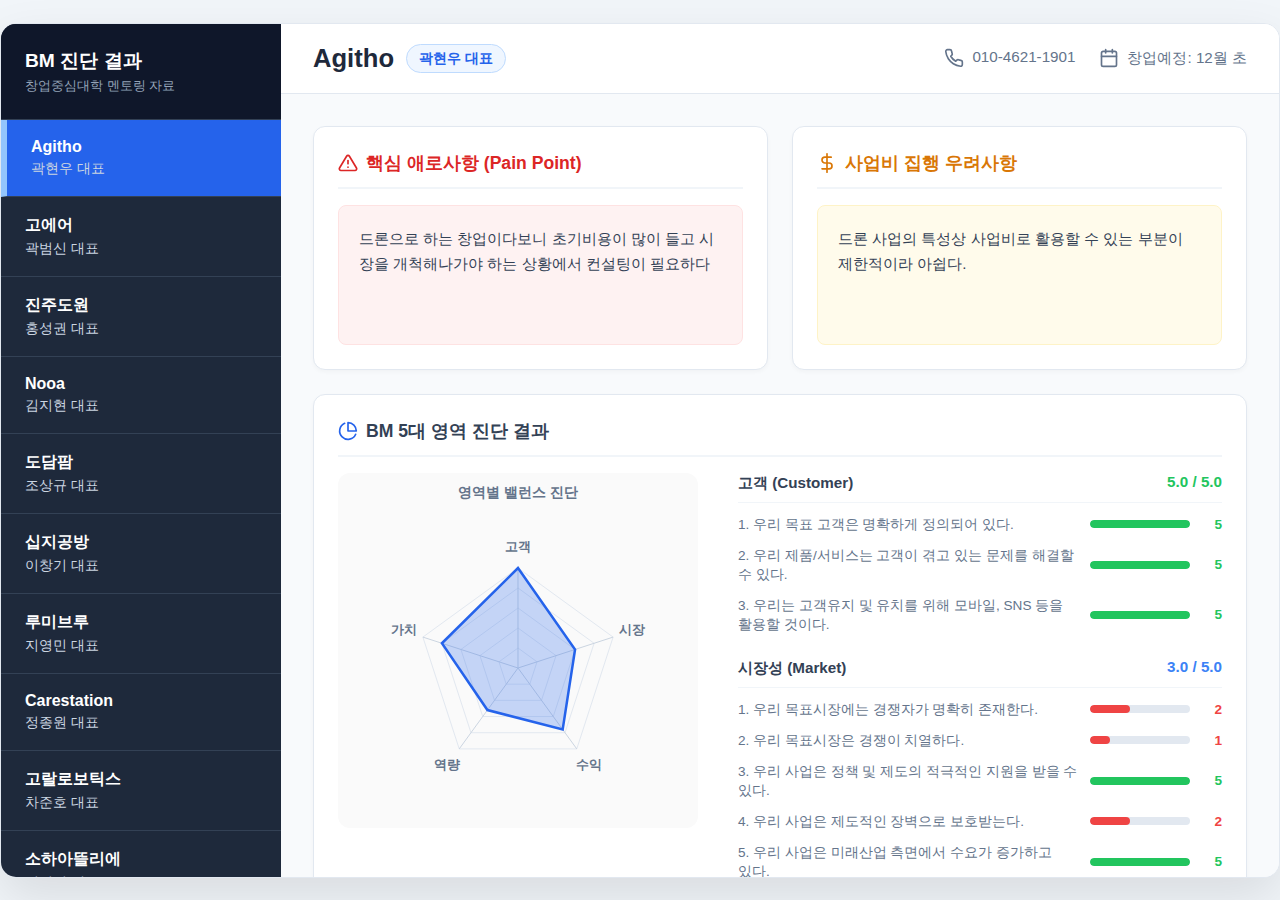
<file: bm.html>
<!DOCTYPE html>
<html lang="ko">
<head>
    <meta charset="UTF-8">
    <meta name="viewport" content="width=device-width, initial-scale=1.0">
    <title>BM 진단 대시보드 (질문상세)</title>
    <style>
        /* --- 스타일 (기존 유지 + 텍스트 줄바꿈 수정) --- */
        :root { --primary: #2563eb; --bg: #f1f5f9; --text: #334155; }
        * { box-sizing: border-box; margin: 0; padding: 0; }
        body { 
            font-family: "Pretendard", -apple-system, BlinkMacSystemFont, "Malgun Gothic", sans-serif;
            background-color: var(--bg); color: var(--text); 
            height: 100vh; display: flex; justify-content: center; align-items: center; overflow: hidden;
        }
        .dashboard {
            width: 100%; max-width: 1400px; height: 95vh; background: #fff;
            border-radius: 16px; box-shadow: 0 20px 50px rgba(0,0,0,0.1);
            display: flex; overflow: hidden; border: 1px solid #e2e8f0;
        }
        /* 사이드바 */
        .sidebar { width: 280px; background: #1e293b; color: #fff; display: flex; flex-direction: column; }
        .sidebar-header { padding: 24px; background: #0f172a; border-bottom: 1px solid #334155; }
        .sidebar-header h1 { font-size: 1.2rem; font-weight: 700; margin-bottom: 4px; }
        .sidebar-header p { font-size: 0.8rem; color: #94a3b8; }
        .company-list { flex: 1; overflow-y: auto; list-style: none; }
        .company-item { padding: 18px 24px; cursor: pointer; border-bottom: 1px solid #334155; transition: 0.2s; }
        .company-item:hover { background: #334155; }
        .company-item.active { background: var(--primary); border-left: 6px solid #93c5fd; }
        .c-name { display: block; font-weight: 600; font-size: 1rem; margin-bottom: 4px; }
        .c-ceo { display: block; font-size: 0.85rem; color: #cbd5e1; }
        
        /* 메인 */
        .main { flex: 1; display: flex; flex-direction: column; background: #f8fafc; overflow: hidden; }
        .header { background: #fff; padding: 20px 32px; border-bottom: 1px solid #e2e8f0; display: flex; justify-content: space-between; align-items: center; }
        .header h2 { font-size: 1.6rem; font-weight: 800; color: #1e293b; display: flex; align-items: center; gap: 12px; }
        .badge { font-size: 0.9rem; padding: 4px 12px; border-radius: 20px; background: #eff6ff; color: var(--primary); border: 1px solid #bfdbfe; }
        .header-info { display: flex; gap: 24px; font-size: 0.95rem; color: #64748b; font-weight: 500; }
        
        .content-body { flex: 1; overflow-y: auto; padding: 32px; }
        .card { background: #fff; border-radius: 12px; padding: 24px; box-shadow: 0 2px 4px rgba(0,0,0,0.03); border: 1px solid #e2e8f0; margin-bottom: 24px; }
        .card-header { font-size: 1.1rem; font-weight: 700; margin-bottom: 16px; display: flex; align-items: center; gap: 8px; padding-bottom: 12px; border-bottom: 2px solid #f1f5f9; }
        
        .qualitative-grid { display: grid; grid-template-columns: 1fr 1fr; gap: 24px; margin-bottom: 24px; }
        .text-content { background: #f8fafc; padding: 20px; border-radius: 8px; font-size: 0.95rem; line-height: 1.65; color: #475569; white-space: pre-line; min-height: 140px; }
        .border-red { border: 1px solid #fee2e2; background: #fef2f2; color: #334155; }
        .border-amber { border: 1px solid #fef3c7; background: #fffbeb; color: #334155; }
        .text-red { color: #dc2626; } .text-amber { color: #d97706; }
        
        .chart-container { display: flex; gap: 40px; align-items: flex-start; }
        .radar-wrapper { width: 360px; flex-shrink: 0; display: flex; flex-direction: column; align-items: center; padding: 10px; background: #fafafa; border-radius: 12px; }
        .bar-list-wrapper { flex: 1; }
        
        /* 차트 스타일 */
        .radar-web { stroke: #e2e8f0; stroke-width: 1; fill: none; }
        .radar-axis { stroke: #cbd5e1; stroke-width: 1; }
        .radar-area { fill: rgba(37, 99, 235, 0.25); stroke: #2563eb; stroke-width: 2.5; }
        .radar-label { font-size: 13px; fill: #64748b; font-weight: 600; text-anchor: middle; dominant-baseline: middle; }
        
        .bar-category { margin-bottom: 24px; }
        .bar-cat-header { display: flex; justify-content: space-between; margin-bottom: 12px; font-size: 0.95rem; font-weight: 700; color: #334155; border-bottom: 1px solid #f1f5f9; padding-bottom: 8px;}
        
        /* 질문 텍스트 스타일 수정 (줄바꿈 허용) */
        .bar-row { display: flex; align-items: center; margin-bottom: 12px; font-size: 0.85rem; }
        .q-text { 
            flex: 1; 
            color: #64748b; 
            padding-right: 12px; 
            white-space: normal; /* 줄바꿈 허용 */
            word-break: keep-all; /* 단어 단위 줄바꿈 */
            line-height: 1.4;
        }
        .bar-bg { width: 100px; height: 8px; background: #e2e8f0; border-radius: 4px; overflow: hidden; flex-shrink: 0; }
        .bar-fill { height: 100%; border-radius: 4px; transition: width 0.3s; }
        .q-score { width: 24px; text-align: right; font-weight: 700; margin-left: 8px; flex-shrink: 0; }
        
        /* 아이콘 */
        .icon { width: 20px; height: 20px; fill: none; stroke: currentColor; stroke-width: 2; stroke-linecap: round; stroke-linejoin: round; }
    </style>
</head>
<body>

<div class="dashboard">
    <aside class="sidebar">
        <div class="sidebar-header">
            <h1>BM 진단 결과</h1>
            <p>창업중심대학 멘토링 자료</p>
        </div>
        <!-- 목록이 자바스크립트로 채워집니다 -->
        <ul class="company-list" id="companyList">
        </ul>
    </aside>

    <main class="main">
        <header class="header">
            <div class="header-left">
                <h2 id="uiName">데이터 로딩중...</h2>
            </div>
            <div class="header-info">
                <div style="display:flex; gap:8px;">
                    <svg class="icon" viewBox="0 0 24 24"><path d="M22 16.92v3a2 2 0 0 1-2.18 2 19.79 19.79 0 0 1-8.63-3.07 19.5 19.5 0 0 1-6-6 19.79 19.79 0 0 1-3.07-8.67A2 2 0 0 1 4.11 2h3a2 2 0 0 1 2 1.72 12.84 12.84 0 0 0 .7 2.81 2 2 0 0 1-.45 2.11L8.09 9.91a16 16 0 0 0 6 6l1.27-1.27a2 2 0 0 1 2.11-.45 12.84 12.84 0 0 0 2.81.7A2 2 0 0 1 22 16.92z"></path></svg>
                    <span id="uiPhone"></span>
                </div>
                <div style="display:flex; gap:8px;">
                    <svg class="icon" viewBox="0 0 24 24"><rect x="3" y="4" width="18" height="18" rx="2" ry="2"></rect><line x1="16" y1="2" x2="16" y2="6"></line><line x1="8" y1="2" x2="8" y2="6"></line><line x1="3" y1="10" x2="21" y2="10"></line></svg>
                    <span id="uiDate"></span>
                </div>
            </div>
        </header>

        <div class="content-body">
            <div class="qualitative-grid">
                <div class="card" style="margin-bottom: 0;">
                    <div class="card-header text-red">
                        <svg class="icon" viewBox="0 0 24 24" style="color:#dc2626"><path d="M10.29 3.86L1.82 18a2 2 0 0 0 1.71 3h16.94a2 2 0 0 0 1.71-3L13.71 3.86a2 2 0 0 0-3.42 0z"></path><line x1="12" y1="9" x2="12" y2="13"></line><line x1="12" y1="17" x2="12.01" y2="17"></line></svg>
                        핵심 애로사항 (Pain Point)
                    </div>
                    <div class="text-content border-red" id="uiIssues"></div>
                </div>
                <div class="card" style="margin-bottom: 0;">
                    <div class="card-header text-amber">
                        <svg class="icon" viewBox="0 0 24 24" style="color:#d97706"><line x1="12" y1="1" x2="12" y2="23"></line><path d="M17 5H9.5a3.5 3.5 0 0 0 0 7h5a3.5 3.5 0 0 1 0 7H6"></path></svg>
                        사업비 집행 우려사항
                    </div>
                    <div class="text-content border-amber" id="uiSpending"></div>
                </div>
            </div>

            <div class="card">
                <div class="card-header" style="color: #334155;">
                    <svg class="icon" viewBox="0 0 24 24" style="color: var(--primary);"><path d="M21.21 15.89A10 10 0 1 1 8 2.83"></path><path d="M22 12A10 10 0 0 0 12 2v10z"></path></svg>
                    BM 5대 영역 진단 결과
                </div>
                
                <div class="chart-container">
                    <div class="radar-wrapper">
                        <h4 style="margin-bottom: 16px; font-size: 0.9rem; color: #64748b;">영역별 밸런스 진단</h4>
                        <svg width="300" height="300" viewBox="0 0 300 300" id="radarSvg">
                        </svg>
                    </div>
                    <div class="bar-list-wrapper" id="barContainer">
                    </div>
                </div>
            </div>
        </div>
    </main>
</div>

<script>
(function() {
    // --- 실데이터 베이스 (관리자님 제공) ---
    const DB = [
        {
            id: 1, name: "Agitho", ceo: "곽현우", phone: "010-4621-1901", date: "12월 초",
            issues: "드론으로 하는 창업이다보니 초기비용이 많이 들고 시장을 개척해나가야 하는 상황에서 컨설팅이 필요하다",
            spending: "드론 사업의 특성상 사업비로 활용할 수 있는 부분이 제한적이라 아쉽다.",
            scores: { c: [5,5,5], m: [2,1,5,2,5], p: [3,1,5,5,5], k: [3,2,2,2,4], v: [5,5,3,3] }
        },
        {
            id: 2, name: "고에어", ceo: "곽범신", phone: "010-9902-0315", date: "12월 초",
            issues: "MVP 테스트를 위한 정부, 공공기관 등 협업이 필요합니다.",
            spending: "특이사항 없습니다.",
            scores: { c: [4,4,4], m: [4,3,4,2,5], p: [3,4,3,4,3], k: [4,3,4,3,4], v: [4,3,4,3] }
        },
        {
            id: 3, name: "진주도원", ceo: "홍성권", phone: "010-9491-0746", date: "출원 완료",
            issues: "판로 개척",
            spending: "일정이 너무 빠듯할 것 같다. 생산이 그때까지 완료될지 모르곘다",
            scores: { c: [4,4,4], m: [4,3,4,4,4], p: [4,4,4,4,4], k: [4,4,4,4,4], v: [4,4,4,4] }
        },
        {
            id: 4, name: "Nooa", ceo: "김지현", phone: "010-9674-4999", date: "12월 말",
            issues: "창업 아이템 기술의 고도화 과정이 필요한데 기술 개발을 어디서 누구에게 맡기면 좋을지 정보가 필요합니다",
            spending: "아직은 없습니다",
            scores: { c: [3,4,5], m: [5,5,4,4,4], p: [3,5,4,4,4], k: [1,1,2,4,3], v: [3,4,4,4] }
        },
        {
            id: 5, name: "도담팜", ceo: "조상규", phone: "010-8758-6224", date: "12월 초",
            issues: "사업자를 낼 때 세부업종, 업태 분류가 많아 쉽게 접근하기 힘들다. 숫자 하나 차이로 간이사업자가 될수도, 일반 사업자가 되기도 한다.",
            spending: "돈을 사용하려면 구매처가 사업자를 가지고 있어야 한다는 것. 돈의 출처를 명확히 하기 위함은 이해하지만 창업 아이템 특성 상 농민에게 농산물을 구매해서 지역경제활성화를 도모한다는 계획이 포함되어 있는 입장으로서 농민이 사업자를 가진 곳이 흔치않아 불편함이 있습니다.",
            scores: { c: [4,3,3], m: [4,4,3,3,3], p: [3,4,4,3,3], k: [4,4,4,4,4], v: [4,4,4,4] }
        },
        {
            id: 6, name: "십지공방", ceo: "이창기", phone: "010-8665-8342", date: "12월 초",
            issues: "옥원석 을 구하는게 쉽지않습니다 ㅠ 그리고 kc 인증 관련 법적 자문도 구하고싶습니다",
            spending: "옥 구입처가 해외라 걱정입니다",
            scores: { c: [5,5,5], m: [1,1,4,3,3], p: [3,3,3,3,5], k: [3,1,1,3,3], v: [5,5,3,3] }
        },
        {
            id: 7, name: "루미브루", ceo: "지영민", phone: "010-5607-1915", date: "11월 말",
            issues: "1. 현재 겪고 있는 창업 단계에서의 핵심 문제 혹은 애로 사항\n\n현재 저는 초기 자본이 부족해 제품의 초기 생산분(초기 물량)을 확보하기 어려운 상황입니다. 이로 인해 정부지원사업을 통해 초기 비용을 지원받고 싶지만, 어디서부터 어떻게 준비해야 할지 막막함을 느끼고 있습니다.\n\n또한 제 아이템이 분명 매력적이고 가능성이 있다고 생각하지만, 실제 시장에서 소비자들에게 통할지, 그리고 다른 브랜드들과의 차별점을 고객들이 명확히 느낄 수 있을지에 대한 고민이 큽니다.\n시장 검증과 브랜드 포지셔닝 측면에서 확신이 부족한 것이 현재 가장 큰 애로 사항입니다.",
            spending: "2. OT를 듣고 난 후, 사업비 집행 시 예상되는 문제점\n\n사업비 집행 시 홍보·마케팅 전략에서의 어려움이 예상됩니다. 당초 인플루언서 협업이나 SNS 기반 홍보를 고려했지만, 해당 방식은 외주 용역으로 분류되지 않아 사업비로 집행하기 어렵다는 설명을 들으며 홍보 방향 설정이 다시 어려워졌습니다.\n\n또한 촬영용 휴대폰과 카메라를 사업비로 구매해 SNS 콘텐츠 중심의 마케팅을 적극적으로 진행하려는 계획이 있었으나, 이것 역시 집행이 쉽지 않다는 안내를 받아 현실적인 마케팅 실행 전략을 다시 세워야 하는 상황입니다.",
            scores: { c: [5,3,5], m: [2,3,3,3,3], p: [4,2,1,2,4], k: [2,2,1,4,3], v: [3,3,4,4] }
        },
        {
            id: 8, name: "Carestation", ceo: "정종원", phone: "010-3399-0842", date: "12월 말",
            issues: "직장을 다니면서 창업하기가 어렵다.\n지원사업이 교육이 대부분 평일에 잡혀있다.",
            spending: "시간이 많이 촉박하다.",
            scores: { c: [5,4,3], m: [3,2,5,4,3], p: [2,4,2,3,5], k: [4,4,4,4,4], v: [3,4,4,3] }
        },
        {
            id: 9, name: "고랄로보틱스", ceo: "차준호", phone: "010-5450-9828", date: "12월 말",
            issues: "지금 우리가 팀이 보유하고 있는 역량을 잘 활용해서 캐시 카우가 될 비즈니스 모델을 만들어줄 CEO가 필요 합니다.",
            spending: "매주 월요일에 물품 구매가 가능하다는 것이 힘듭니다..",
            scores: { c: [1,3,3], m: [3,5,3,3,5], p: [5,3,3,3,1], k: [3,1,1,1,3], v: [5,5,5,5] }
        },
        {
            id: 10, name: "소하아뜰리에", ceo: "임서진", phone: "010-9807-5090", date: "11월 5일",
            issues: "타겟시장 제안 방법 및 경쟁사 분석 방안",
            spending: "없음",
            scores: { c: [3,2,5], m: [3,3,2,2,3], p: [2,5,4,2,2], k: [3,2,2,4,3], v: [3,3,3,3] }
        }
    ];

    // --- 메타 데이터 (질문 전체 삽입) ---
    const META = {
        c: { 
            title: "고객 (Customer)", 
            q: [
                "1. 우리 목표 고객은 명확하게 정의되어 있다.",
                "2. 우리 제품/서비스는 고객이 겪고 있는 문제를 해결할 수 있다.",
                "3. 우리는 고객유지 및 유치를 위해 모바일, SNS 등을 활용할 것이다."
            ] 
        },
        m: { 
            title: "시장성 (Market)", 
            q: [
                "1. 우리 목표시장에는 경쟁자가 명확히 존재한다.",
                "2. 우리 목표시장은 경쟁이 치열하다.",
                "3. 우리 사업은 정책 및 제도의 적극적인 지원을 받을 수 있다.",
                "4. 우리 사업은 제도적인 장벽으로 보호받는다.",
                "5. 우리 사업은 미래산업 측면에서 수요가 증가하고 있다."
            ] 
        },
        p: { 
            title: "수익모델 (Profit)", 
            q: [
                "1. 우리 사업의 기술개발 비용은 우리가 감당할만한 수준으로 보인다.",
                "2. 우리 사업은 고객 유지 및 유치를 위해 많은 비용이 발생할 것으로 보인다.",
                "3. 우리 사업 방식은 시장상황에 따라 변동성이 높은 편이다.",
                "4. 우리 사업은 경쟁사에 비해 가격경쟁에서 우위에 있다.",
                "5. 우리 사업의 수익원은 향후 3년 이상 지속가능하다."
            ] 
        },
        k: { 
            title: "핵심역량 (Core)", 
            q: [
                "1. 우리 기술(제품)은 경쟁사가 모방하기 어렵다.",
                "2. 우리는 제품개발을 위해 충분한 연구시설이나 최신 장비를 보유하고 있다.",
                "3. (재무) 우리는 사업에 필요한 자금조달이 용이한 편이다.",
                "4. (마케팅) 우리는 시장 개척을 위한 경험과 능력을 보유하고 있다.",
                "5. 우리 대표는 내부와 외부의 인적 네트워킹이 탁월하다."
            ] 
        },
        v: { 
            title: "가치제안 (Value)", 
            q: [
                "1. 우리는 자사의 ‘가치 제안’을 명확히 이해하고 있다.",
                "2. 우리의 ‘가치 제안’은 경쟁사와 비교하여 차별화 요소가 있다.",
                "3. 우리 제품/서비스는 고객이 원하는 품질의 기능을 제공하고 있다.",
                "4. 우리는 다양한 디자인과 품목의 제품/서비스를 제공하고 있다."
            ] 
        }
    };

    // --- 함수 정의 (window에 부착하여 전역 접근 보장) ---
    window.initDashboard = function() {
        const list = document.getElementById('companyList');
        list.innerHTML = "";
        DB.forEach((comp, idx) => {
            const li = document.createElement('li');
            li.className = 'company-item' + (idx === 0 ? ' active' : '');
            li.setAttribute('data-id', comp.id);
            li.innerHTML = `
                <span class="c-name">${comp.name}</span>
                <span class="c-ceo">${comp.ceo} 대표</span>
            `;
            // 안전한 이벤트 리스너 방식 사용
            li.addEventListener('click', function() {
                window.loadCompany(comp.id, this);
            });
            list.appendChild(li);
        });

        // 초기 실행: 첫 번째 기업 데이터 로드
        window.loadCompany(DB[0].id, list.firstChild);
    };

    window.loadCompany = function(id, element) {
        // 사이드바 활성화 업데이트
        const listItems = document.querySelectorAll('.company-item');
        listItems.forEach(li => li.classList.remove('active'));
        if(element) element.classList.add('active');

        const data = DB.find(d => d.id === id);
        if (!data) return;

        // 텍스트 업데이트
        document.getElementById('uiName').innerHTML = `${data.name} <span class="badge" style="font-size:0.9rem; padding:4px 12px; border-radius:20px; background:#eff6ff; color:#2563eb; border:1px solid #bfdbfe;">${data.ceo} 대표</span>`;
        document.getElementById('uiPhone').innerText = data.phone;
        document.getElementById('uiDate').innerText = "창업예정: " + data.date;
        document.getElementById('uiIssues').innerText = data.issues;
        document.getElementById('uiSpending').innerText = data.spending;

        // 차트 그리기
        drawSvgRadar(data.scores);
        drawBars(data.scores);
    };

    function drawSvgRadar(scores) {
        const svg = document.getElementById('radarSvg');
        if(!svg) return;
        svg.innerHTML = ""; 

        const centerX = 150, centerY = 150, radius = 100;
        const keys = ['c', 'm', 'p', 'k', 'v'];
        const labels = ["고객", "시장", "수익", "역량", "가치"];
        
        // 배경망
        for (let r = 1; r <= 5; r++) {
            const points = [];
            for (let i = 0; i < 5; i++) {
                const angle = (Math.PI * 2 * i) / 5 - Math.PI / 2;
                const dist = (radius / 5) * r;
                points.push(`${centerX + Math.cos(angle) * dist},${centerY + Math.sin(angle) * dist}`);
            }
            const poly = document.createElementNS("http://www.w3.org/2000/svg", "polygon");
            poly.setAttribute("points", points.join(" "));
            poly.setAttribute("class", "radar-web");
            svg.appendChild(poly);
        }

        // 축과 라벨
        for (let i = 0; i < 5; i++) {
            const angle = (Math.PI * 2 * i) / 5 - Math.PI / 2;
            const x = centerX + Math.cos(angle) * radius;
            const y = centerY + Math.sin(angle) * radius;
            const line = document.createElementNS("http://www.w3.org/2000/svg", "line");
            line.setAttribute("x1", centerX); line.setAttribute("y1", centerY); line.setAttribute("x2", x); line.setAttribute("y2", y);
            line.setAttribute("class", "radar-axis");
            svg.appendChild(line);
            
            const lx = centerX + Math.cos(angle) * (radius + 20);
            const ly = centerY + Math.sin(angle) * (radius + 20);
            const text = document.createElementNS("http://www.w3.org/2000/svg", "text");
            text.setAttribute("x", lx); text.setAttribute("y", ly);
            text.setAttribute("class", "radar-label");
            text.textContent = labels[i];
            svg.appendChild(text);
        }

        // 데이터 그리기
        const dataPoints = [];
        keys.forEach((k, i) => {
            const arr = scores[k];
            const avg = arr.reduce((a,b)=>a+b,0) / arr.length;
            const angle = (Math.PI * 2 * i) / 5 - Math.PI / 2;
            const dist = (radius / 5) * avg;
            dataPoints.push(`${centerX + Math.cos(angle) * dist},${centerY + Math.sin(angle) * dist}`);
        });
        const polyData = document.createElementNS("http://www.w3.org/2000/svg", "polygon");
        polyData.setAttribute("points", dataPoints.join(" "));
        polyData.setAttribute("class", "radar-area");
        svg.appendChild(polyData);
    }

    function drawBars(scores) {
        const container = document.getElementById('barContainer');
        if(!container) return;
        container.innerHTML = "";
        
        const keys = ['c', 'm', 'p', 'k', 'v'];
        keys.forEach(k => {
            const meta = META[k];
            const arr = scores[k];
            const avg = (arr.reduce((a,b)=>a+b,0) / arr.length).toFixed(1);
            let color = avg >= 4 ? "#22c55e" : (avg <= 2.5 ? "#ef4444" : "#3b82f6");

            let html = `<div class="bar-category">
                <div class="bar-cat-header"><span>${meta.title}</span><span style="color:${color}">${avg} / 5.0</span></div>`;
            
            arr.forEach((score, idx) => {
                const pct = (score / 5) * 100;
                let barColor = score >= 4 ? "#22c55e" : (score <= 2 ? "#ef4444" : "#3b82f6");
                html += `<div class="bar-row"><span class="q-text">${meta.q[idx]}</span>
                    <div class="bar-bg"><div class="bar-fill" style="width:${pct}%; background-color:${barColor}"></div></div>
                    <span class="q-score" style="color:${barColor}">${score}</span></div>`;
            });
            html += `</div>`;
            container.innerHTML += html;
        });
    }

    // 실행
    window.initDashboard();

})();
</script>
</body>
</html>
</file>
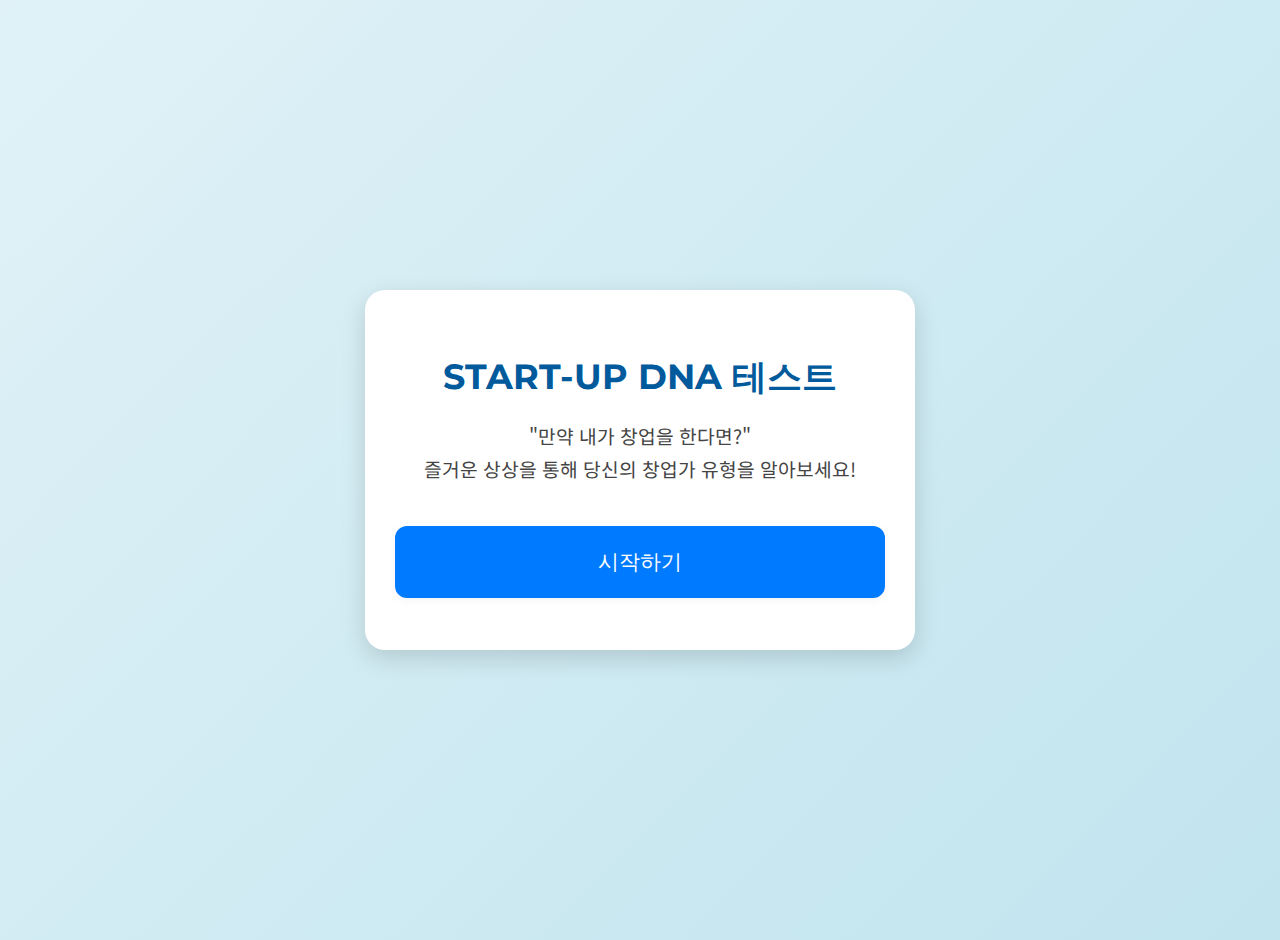
<file: startup_test.html>
<!DOCTYPE html>
<html lang="ko">
<head>
    <meta charset="UTF-8">
    <meta name="viewport" content="width=device-width, initial-scale=1.0">
    <title>START-UP DNA 테스트</title>
    <link rel="preconnect" href="https://fonts.googleapis.com">
    <link rel="preconnect" href="https://fonts.gstatic.com" crossorigin>
    <link href="https://fonts.googleapis.com/css2?family=Montserrat:wght@400;700&family=Noto+Sans+KR:wght@300;400;500;700&display=swap" rel="stylesheet">
    <style>
        /* 기본 스타일 */
        body {
            font-family: 'Noto Sans KR', 'Montserrat', sans-serif;
            background: linear-gradient(135deg, #e0f2f7 0%, #c1e4ee 100%);
            color: #333;
            margin: 0;
            padding: 20px;
            display: flex;
            justify-content: center;
            align-items: center;
            min-height: 100vh;
            text-align: center;
        }

        .container {
            background-color: white;
            padding: 40px 30px;
            border-radius: 20px;
            box-shadow: 0 8px 25px rgba(0,0,0,0.15);
            max-width: 550px;
            width: 100%;
            box-sizing: border-box;
            animation: fadeIn 0.8s ease-out;
        }

        /* 애니메이션 정의 */
        @keyframes fadeIn {
            from { opacity: 0; transform: translateY(20px); }
            to { opacity: 1; transform: translateY(0); }
        }
        @keyframes slideInUp {
            from { opacity: 0; transform: translateY(30px); }
            to { opacity: 1; transform: translateY(0); }
        }

        /* 헤더 스타일 */
        h1 {
            font-family: 'Montserrat', sans-serif;
            color: #005A9C;
            font-size: 2.2em;
            margin-bottom: 15px;
            font-weight: 700;
        }

        h2 {
            font-size: 1.6em;
            margin-bottom: 25px;
            font-weight: 500;
            color: #444;
            line-height: 1.4;
        }

        p {
            font-size: 1.1em;
            line-height: 1.7;
            margin-bottom: 40px;
            color: #555;
            font-weight: 300;
        }

        /* 버튼 스타일 */
        .button {
            display: block;
            width: 100%;
            padding: 18px 20px;
            margin: 12px 0;
            border: 2px solid #007BFF;
            border-radius: 12px;
            background-color: #ffffff;
            color: #007BFF;
            font-size: 1.15em;
            font-weight: 500;
            cursor: pointer;
            transition: all 0.3s ease;
            text-align: left;
            box-shadow: 0 2px 8px rgba(0,0,0,0.05);
        }
        
        .button:hover {
            background-color: #e0f2f7;
            color: #0056b3;
            border-color: #0056b3;
            transform: translateY(-2px);
        }

        .button.selected {
             background-color: #007BFF;
             color: white;
             border-color: #007BFF;
             box-shadow: 0 4px 10px rgba(0,123,255,0.4);
             transform: translateY(-1px);
        }
        
        .nav-button {
            display: block;
            width: 100%;
            padding: 18px 30px;
            background-color: #28a745;
            color: white;
            border: none;
            border-radius: 12px;
            font-size: 1.25em;
            font-weight: 700;
            margin-top: 30px;
            cursor: pointer;
            transition: background-color 0.3s ease, transform 0.3s ease;
            box-shadow: 0 4px 10px rgba(40,167,69,0.4);
        }

        .nav-button:hover {
            background-color: #218838;
            transform: translateY(-2px);
        }

        /* 숨김 처리 클래스 */
        .hidden {
            display: none;
        }

        /* 질문 컨테이너 */
        #question-container {
            text-align: left;
        }
        #question-title {
            animation: slideInUp 0.6s ease-out;
        }
        #answer-buttons .button {
            animation: slideInUp 0.4s ease-out forwards;
            opacity: 0;
        }
        #answer-buttons .button:nth-child(1) { animation-delay: 0.1s; }
        #answer-buttons .button:nth-child(2) { animation-delay: 0.2s; }
        #answer-buttons .button:nth-child(3) { animation-delay: 0.3s; }
        #answer-buttons .button:nth-child(4) { animation-delay: 0.4s; }

        /* 결과 화면 스타일 */
        .result-block {
            margin-bottom: 40px;
        }
        .result-block:last-child {
            margin-bottom: 0;
        }
        #result-header {
            font-size: 1.3em;
            margin-bottom: 30px;
            font-weight: 500;
            color: #444;
        }
        .result-image {
            width: 180px;
            height: 180px;
            border-radius: 50%;
            object-fit: cover;
            margin-bottom: 25px;
            border: 6px solid #005A9C;
            box-shadow: 0 4px 15px rgba(0,0,0,0.2);
        }
        .result-title {
            font-family: 'Montserrat', sans-serif;
            font-size: 2em;
            font-weight: 700;
            color: #005A9C;
            margin-bottom: 15px;
        }
        .result-description {
            font-size: 1.15em;
            line-height: 1.7;
            color: #444;
            font-weight: 400;
            margin-bottom: 0;
        }
        #start-screen p {
            font-size: 1.2em;
            font-weight: 400;
            color: #444;
        }
        #start-btn {
            font-size: 1.3em;
            padding: 20px;
            border-color: #007BFF;
            background-color: #007BFF;
            color: white;
        }
        #start-btn:hover {
            background-color: #0056b3;
            border-color: #0056b3;
            color: white;
        }
    </style>
</head>
<body>

    <div class="container">
        <div id="start-screen">
            <h1>START-UP DNA 테스트</h1>
            <p>"만약 내가 창업을 한다면?"<br>즐거운 상상을 통해 당신의 창업가 유형을 알아보세요!</p>
            <button class="button" id="start-btn" style="text-align: center;">시작하기</button>
        </div>

        <div id="question-container" class="hidden">
            <h2 id="question-title"></h2>
            <div id="answer-buttons"></div>
            <div id="nav-container"></div>
        </div>

        <div id="result-screen" class="hidden">
            </div>
    </div>

    <script>
        const startScreen = document.getElementById('start-screen');
        const questionContainer = document.getElementById('question-container');
        const resultScreen = document.getElementById('result-screen');
        const startBtn = document.getElementById('start-btn');
        const questionTitle = document.getElementById('question-title');
        const answerButtons = document.getElementById('answer-buttons');
        const navContainer = document.getElementById('nav-container');

        const questions = [
            { question: "Q1. 만약 당신이 창업을 한다면, 어떤 순간에 '바로 이거다!' 싶을까요?", answers: [ { text: "세상에 없던 새로운 기술이나 아이디어가 떠올랐을 때", type: "A" }, { text: "이미 있는 서비스지만, 더 효율적으로 만들 자신이 생겼을 때", type: "B" }, { text: "주변 사람들이 공통적으로 겪는 불편한 문제를 발견했을 때", type: "C" }, { text: "함께하면 무엇이든 해낼 수 있을 것 같은 동료들을 만났을 때", type: "D" }, ] },
            { question: "Q2. 당신이 만약 스타트업의 리더라면, 가장 자신 있는 능력은 무엇인가요?", answers: [ { text: "미래의 가능성을 남들보다 먼저 그려보는 통찰력", type: "A" }, { text: "목표를 정하면 반드시 결과물로 만들어내는 실행력", type: "B" }, { text: "고객의 숨은 니즈까지 파악해내는 깊은 공감 능력", type: "C" }, { text: "낯선 사람도 내 편으로 만드는 뛰어난 소통 능력", type: "D" }, ] },
            { question: "Q3. 만약 당신의 회사가 위기에 빠졌다면, 어떻게 해결해 나갈까요?", answers: [ { text: "기존의 방식을 뒤엎는 혁신적인 아이디어로 위기를 돌파한다.", type: "A" }, { text: "데이터를 기반으로 문제의 원인을 분석하고 시스템을 개선한다.", type: "B" }, { text: "고객의 목소리에 집중하며 해결의 실마리를 찾는다.", type: "C" }, { text: "신뢰하는 파트너나 외부 전문가의 도움을 적극적으로 구한다.", type: "D" }, ] },
            { question: "Q4. 만약 당신이 팀을 꾸린다면, 어떤 동료를 가장 먼저 영입하고 싶나요?", answers: [ { text: "누구도 따라올 수 없는 독보적인 기술을 가진 전문가", type: "A" }, { text: "묵묵히 자기 몫을 해내며 팀의 중심을 잡아주는 안정적인 동료", type: "B" }, { text: "우리 회사의 비전에 진심으로 공감하고 열정을 가진 사람", type: "C" }, { text: "함께 있는 것만으로도 힘이 되는 긍정적인 에너지를 가진 사람", type: "D" }, ] },
            { question: "Q5. 만약 당신의 창업이 성공한다면, 어떤 모습일 때 가장 뿌듯할까요?", answers: [ { text: "나의 아이디어가 세상의 당연한 표준이 되었을 때", type: "A" }, { text: "우리 회사가 오랫동안 사랑받는 탄탄한 기업으로 성장했을 때", type: "B" }, { text: "수많은 사람들이 \"이 서비스 덕분에 삶이 편해졌어요!\"라고 말해줄 때", type: "C" }, { text: "함께 고생한 동료들과 다 같이 성공의 기쁨을 나눌 때", type: "D" }, ] },
        ];
        
        const results = {
            A: { title: "🚀 비전 혁신가 (故 이병철)", description: "이병철 창업주처럼, 당신은 남들이 보지 못하는 미래를 현실로 만들 힘이 있습니다.", image: "lee_byung_chul.jpg" },
            B: { title: "📈 성장 실행가 (故 조홍제)", description: "조홍제 창업주처럼, 당신은 탄탄한 기술력과 치밀한 실행력으로 지속가능한 성공을 이룰 수 있습니다.", image: "cho_hong_jai.jpg" },
            C: { title: "🎯 문제 해결사 (故 구인회)", description: "구인회 창업주처럼, 당신은 일상의 불편함 속에서 세상을 놀라게 할 사업 기회를 발견할 수 있습니다.", image: "koo_in_hwoi.jpg" },
            D: { title: "🤝 관계 연결가 (故 허만정)", description: "허만정 창업주처럼, 당신은 사람에 대한 신뢰를 바탕으로 함께 더 큰 성공을 만들어내는 리더십을 가졌습니다.", image: "huh_man_jung.jpg" }
        };

        let currentQuestionIndex = 0;
        let scores = { A: 0, B: 0, C: 0, D: 0 };
        let selectedButton = null;

        startBtn.addEventListener('click', startQuiz);

        function startQuiz() {
            startScreen.classList.add('hidden');
            questionContainer.classList.remove('hidden');
            showQuestion();
        }

        function showQuestion() {
            resetState();
            const currentQuestion = questions[currentQuestionIndex];
            questionTitle.innerText = currentQuestion.question;
            const shuffledAnswers = currentQuestion.answers.sort(() => Math.random() - 0.5);

            shuffledAnswers.forEach(answer => {
                const button = document.createElement('button');
                button.innerText = answer.text;
                button.classList.add('button');
                button.dataset.type = answer.type;
                button.addEventListener('click', selectAnswer);
                answerButtons.appendChild(button);
            });
        }

        function resetState() {
            selectedButton = null;
            while (answerButtons.firstChild) {
                answerButtons.removeChild(answerButtons.firstChild);
            }
            while (navContainer.firstChild) {
                navContainer.removeChild(navContainer.firstChild);
            }
        }
        
        function selectAnswer(e) {
            const clickedButton = e.target;

            if (selectedButton === clickedButton) {
                selectedButton.classList.remove('selected');
                selectedButton = null;
                const nextButton = document.getElementById('next-btn');
                if (nextButton) nextButton.remove();
            } else {
                if (selectedButton) {
                    selectedButton.classList.remove('selected');
                }
                selectedButton = clickedButton;
                selectedButton.classList.add('selected');
                
                if (!document.getElementById('next-btn')) {
                    const nextButton = document.createElement('button');
                    nextButton.innerText = (currentQuestionIndex === questions.length - 1) ? '결과보기' : '다음으로';
                    nextButton.classList.add('button', 'nav-button');
                    nextButton.id = 'next-btn';
                    nextButton.addEventListener('click', goToNext);
                    navContainer.appendChild(nextButton);
                }
            }
        }

        function goToNext() {
            if (!selectedButton) return;

            const type = selectedButton.dataset.type;
            scores[type]++;
            currentQuestionIndex++;

            if (currentQuestionIndex < questions.length) {
                showQuestion();
            } else {
                showResult();
            }
        }

        function showResult() {
            questionContainer.classList.add('hidden');
            resultScreen.classList.remove('hidden');
            resultScreen.innerHTML = ''; // 이전 결과 비우기

            let maxScore = 0;
            for(const type in scores) {
                if(scores[type] > maxScore) {
                    maxScore = scores[type];
                }
            }

            let maxScoreTypes = [];
            for(const type in scores) {
                if(scores[type] === maxScore) {
                    maxScoreTypes.push(type);
                }
            }

            // 동점일 경우 안내 헤더 추가
            if (maxScoreTypes.length > 1) {
                const header = document.createElement('h2');
                header.id = 'result-header';
                header.innerText = `당신은 ${maxScoreTypes.length}가지 유형의 가능성을 함께 가지고 있습니다!`;
                resultScreen.appendChild(header);
            }

            // 결과 유형들을 화면에 표시
            maxScoreTypes.forEach(type => {
                const resultData = results[type];
                
                const resultBlock = document.createElement('div');
                resultBlock.classList.add('result-block');

                const img = document.createElement('img');
                img.classList.add('result-image');
                img.src = resultData.image;
                img.alt = resultData.title;

                const title = document.createElement('h2');
                title.classList.add('result-title');
                title.innerHTML = resultData.title;

                const description = document.createElement('p');
                description.classList.add('result-description');
                description.innerText = resultData.description;

                resultBlock.appendChild(img);
                resultBlock.appendChild(title);
                resultBlock.appendChild(description);
                resultScreen.appendChild(resultBlock);
            });
        }
    </script>
</body>
</html>
</file>
<file: style.css>
:root {
    --bg-color: #1a1a2e;
    --text-color: #ffffff;
    --primary-color: #e94560;
    --secondary-color: #16213e;
    --accent-color: #0f3460;
    --glass-bg: rgba(255, 255, 255, 0.1);
    --glass-border: rgba(255, 255, 255, 0.2);
    --font-main: 'Outfit', sans-serif;

    /* Water/Disc Colors */
    --color-red: #ff4d4d;
    --color-blue: #4d4dff;
    --color-green: #4dff4d;
    --color-yellow: #ffff4d;
    --color-orange: #ff944d;
    --color-purple: #9933ff;
    --color-cyan: #33ffff;
    --color-pink: #ff33cc;
    --color-gray: #808080;
    --color-brown: #663300;
}

* {
    margin: 0;
    padding: 0;
    box-sizing: border-box;
    user-select: none;
    -webkit-tap-highlight-color: transparent;
}

body {
    font-family: var(--font-main);
    background-color: var(--bg-color);
    color: var(--text-color);
    height: 100vh;
    overflow: hidden;
    display: flex;
    justify-content: center;
    align-items: center;
}

#app {
    width: 100%;
    height: 100%;
    max-width: 600px;
    position: relative;
    background: radial-gradient(circle at top right, #16213e 0%, #1a1a2e 100%);
}

.screen {
    position: absolute;
    top: 0;
    left: 0;
    width: 100%;
    height: 100%;
    display: flex;
    flex-direction: column;
    align-items: center;
    transition: opacity 0.3s ease, transform 0.3s ease;
}

.screen.hidden {
    opacity: 0;
    pointer-events: none;
    transform: scale(0.95);
    z-index: 0;
}

.screen.active {
    opacity: 1;
    pointer-events: all;
    transform: scale(1);
    z-index: 1;
}

/* Main Menu */
#main-menu {
    justify-content: center;
}

.title {
    font-size: 4rem;
    font-weight: 700;
    text-align: center;
    margin-bottom: 3rem;
    background: linear-gradient(45deg, #ff4d4d, #4d4dff);
    background-clip: text;
    -webkit-background-clip: text;
    -webkit-text-fill-color: transparent;
    filter: drop-shadow(0 0 10px rgba(255, 255, 255, 0.2));
}

/* Buttons */
.btn-primary,
.btn-secondary {
    padding: 1rem 3rem;
    font-size: 1.5rem;
    border: none;
    border-radius: 50px;
    cursor: pointer;
    font-family: var(--font-main);
    font-weight: 500;
    transition: transform 0.1s, box-shadow 0.2s;
    margin: 0.5rem;
}

.btn-primary {
    background: linear-gradient(45deg, var(--primary-color), #ff6b6b);
    color: white;
    box-shadow: 0 4px 15px rgba(233, 69, 96, 0.4);
}

.btn-secondary {
    background: var(--glass-bg);
    color: white;
    border: 1px solid var(--glass-border);
    backdrop-filter: blur(10px);
}

.btn-primary:active,
.btn-secondary:active {
    transform: scale(0.95);
}

/* Level Selection */
.header {
    width: 100%;
    padding: 1.5rem;
    display: flex;
    justify-content: space-between;
    align-items: center;
    background: rgba(26, 26, 46, 0.8);
    backdrop-filter: blur(10px);
    z-index: 10;
}

.grid-container {
    display: grid;
    grid-template-columns: repeat(4, 1fr);
    gap: 1rem;
    padding: 2rem;
    width: 100%;
    overflow-y: auto;
}

.level-btn {
    aspect-ratio: 1;
    background: var(--glass-bg);
    border: 1px solid var(--glass-border);
    border-radius: 15px;
    color: white;
    font-size: 1.2rem;
    display: flex;
    justify-content: center;
    align-items: center;
    cursor: pointer;
    transition: all 0.2s;
}

.level-btn.locked {
    opacity: 0.5;
    cursor: not-allowed;
    background: rgba(0, 0, 0, 0.2);
}

.level-btn.completed {
    border-color: var(--color-green);
    color: var(--color-green);
}

.level-btn:not(.locked):hover {
    background: rgba(255, 255, 255, 0.2);
    transform: translateY(-2px);
}

/* Game Board - Rods & Discs */
.tubes-container {
    flex: 1;
    width: 100%;
    display: flex;
    justify-content: center;
    align-items: flex-end;
    /* Align to bottom */
    flex-wrap: wrap;
    gap: 4rem;
    /* More space for rods */
    padding: 2rem;
    align-content: center;
}

.tube {
    width: 10px;
    /* Thin rod */
    height: 220px;
    background: rgba(255, 255, 255, 0.3);
    border-radius: 5px 5px 0 0;
    position: relative;
    cursor: pointer;
    display: flex;
    flex-direction: column-reverse;
    align-items: center;
    margin-bottom: 20px;
    /* Space for base */
}

/* Base of the rod */
.tube::after {
    content: '';
    position: absolute;
    bottom: -10px;
    left: 50%;
    transform: translateX(-50%);
    width: 80px;
    height: 10px;
    background: rgba(255, 255, 255, 0.5);
    border-radius: 5px;
}

.tube.selected::after {
    background: var(--primary-color);
    box-shadow: 0 0 15px rgba(233, 69, 96, 0.5);
}

.water {
    width: 60px;
    /* Disc width */
    height: 40px;
    /* Disc height */
    border-radius: 10px;
    margin-bottom: 2px;
    transition: none;
    /* JS handles animation */
    position: relative;
    box-shadow: inset 0 0 10px rgba(0, 0, 0, 0.3);
    z-index: 2;
}

/* Hole in the disc */
.water::before {
    content: '';
    position: absolute;
    top: 50%;
    left: 50%;
    transform: translate(-50%, -50%);
    width: 12px;
    height: 100%;
    /* Full height to look like it's on the rod */
    background: rgba(0, 0, 0, 0.2);
    /* Darker center to simulate hole/rod shadow */
    border-radius: 2px;
}

/* Modal */
.modal {
    position: absolute;
    top: 0;
    left: 0;
    width: 100%;
    height: 100%;
    background: rgba(0, 0, 0, 0.8);
    display: flex;
    justify-content: center;
    align-items: center;
    z-index: 100;
    opacity: 1;
    transition: opacity 0.3s;
}

.modal.hidden {
    opacity: 0;
    pointer-events: none;
}

.modal-content {
    background: rgba(30, 30, 50, 0.9);
    padding: 2rem;
    border-radius: 20px;
    text-align: center;
    border: 1px solid var(--glass-border);
    min-width: 300px;
}

.modal-content h2 {
    margin-bottom: 1rem;
    color: var(--color-green);
}

.modal-actions {
    margin-top: 2rem;
    display: flex;
    flex-direction: column;
    gap: 1rem;
}
</file>
